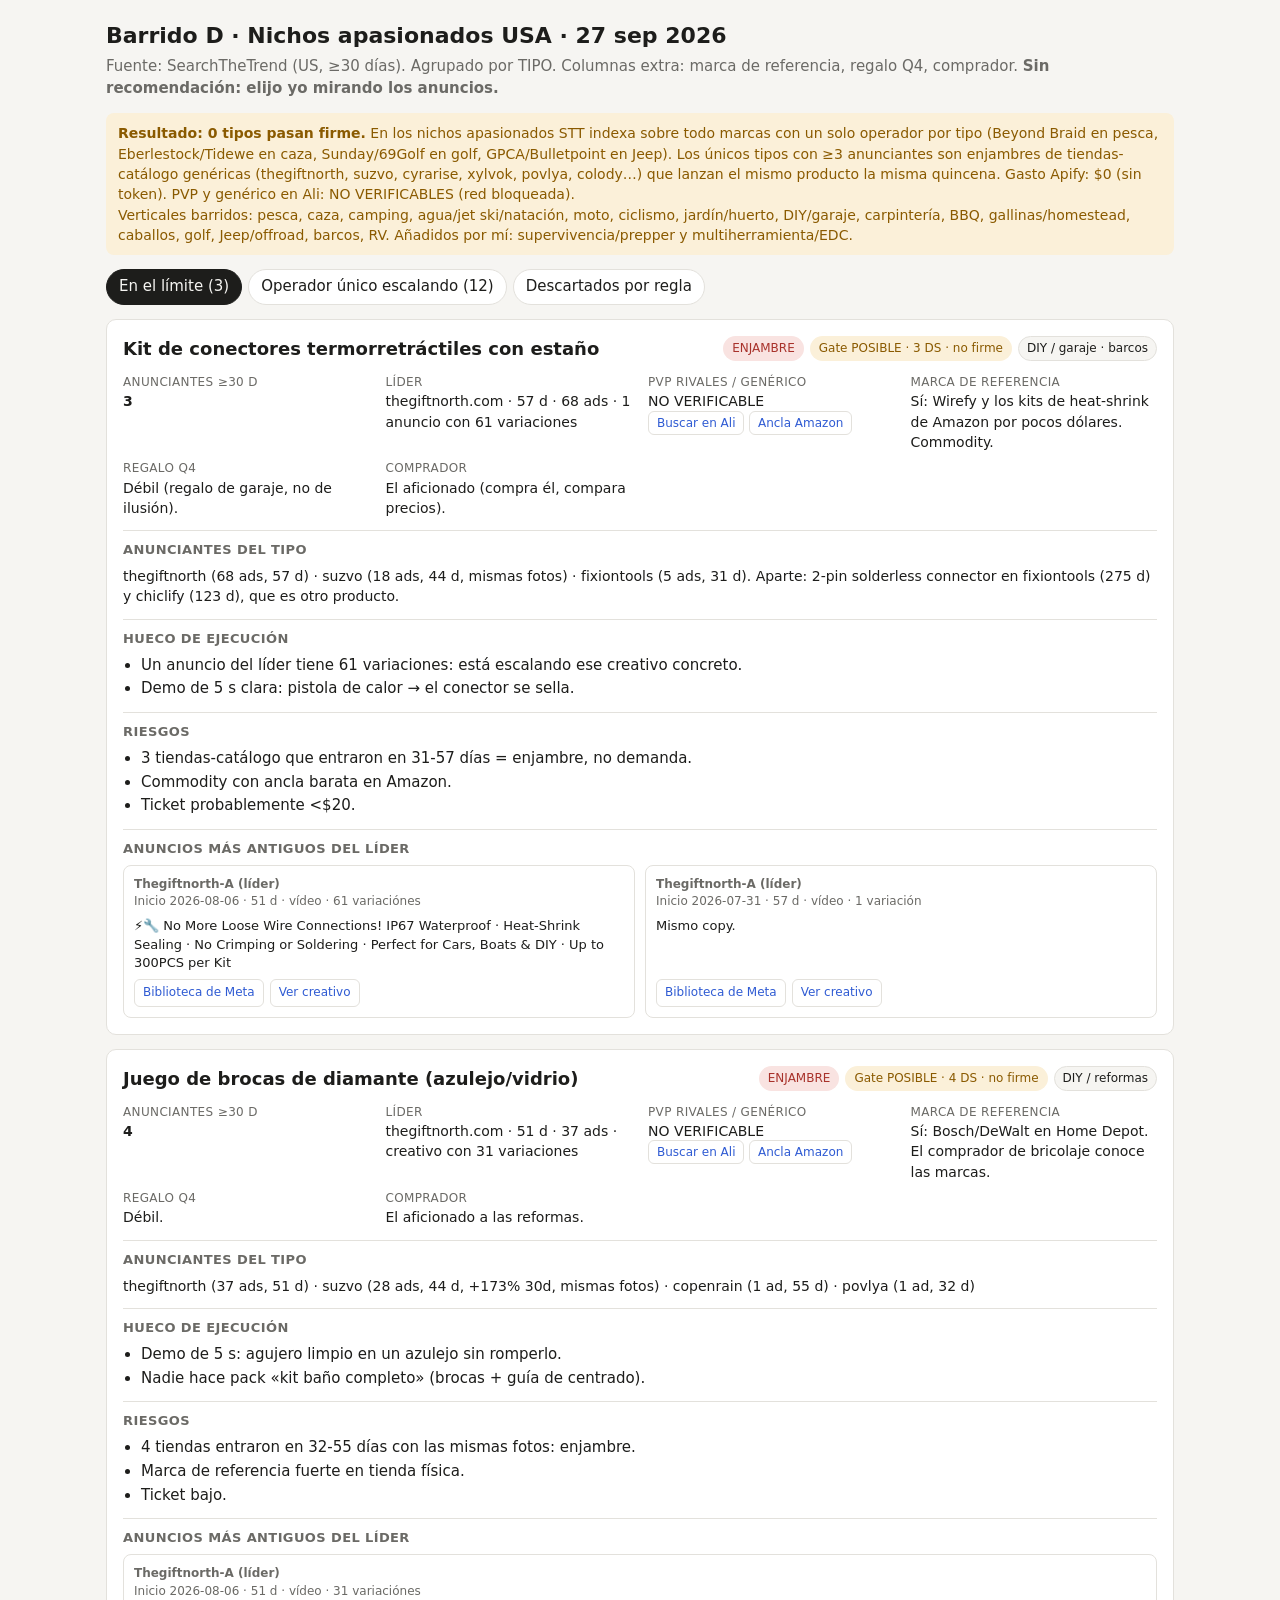
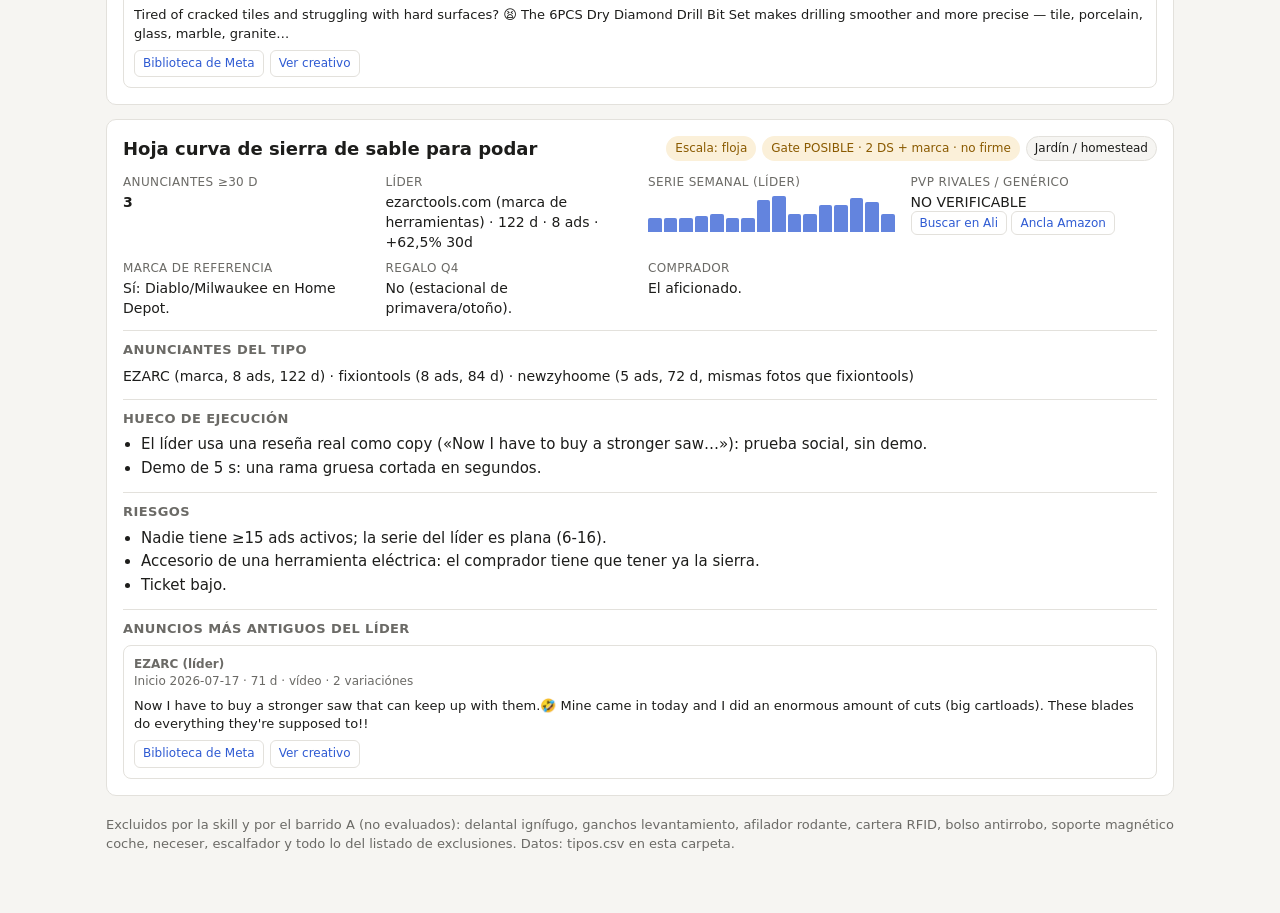
<file: barridos/2026-09-27-D/visor.html>
<!doctype html>
<html lang="es">
<head>
<meta charset="utf-8">
<meta name="viewport" content="width=device-width, initial-scale=1">
<title>Visor barrido D</title>
<style>
:root{--bg:#f6f5f2;--card:#fff;--ink:#1d1d1b;--mute:#6b6a66;--line:#e3e1dc;--ok:#1f7a4d;--okbg:#e4f3ea;--warn:#8a5a00;--warnbg:#fbf0d9;--bad:#a8322b;--badbg:#f9e3e1;--acc:#2f5bd3}
@media (prefers-color-scheme:dark){:root:not([data-theme="light"]){--bg:#151514;--card:#1f1f1d;--ink:#ecebe7;--mute:#a09e98;--line:#34332f;--ok:#6fd19c;--okbg:#17301f;--warn:#e7b85a;--warnbg:#33290f;--bad:#f08a82;--badbg:#3a1a18;--acc:#8aa8ff}}
:root[data-theme="dark"]{--bg:#151514;--card:#1f1f1d;--ink:#ecebe7;--mute:#a09e98;--line:#34332f;--ok:#6fd19c;--okbg:#17301f;--warn:#e7b85a;--warnbg:#33290f;--bad:#f08a82;--badbg:#3a1a18;--acc:#8aa8ff}
*{box-sizing:border-box}
body{margin:0;background:var(--bg);color:var(--ink);font:15px/1.45 system-ui,-apple-system,Segoe UI,Roboto,sans-serif}
.wrap{max-width:1100px;margin:0 auto;padding:20px 16px 60px}
h1{font-size:22px;margin:0 0 4px}
.sub{color:var(--mute);margin:0 0 14px}
.warnbox{background:var(--warnbg);color:var(--warn);border-radius:8px;padding:10px 12px;margin:0 0 14px;font-size:14px}
.bar{display:flex;flex-wrap:wrap;gap:8px;align-items:center;margin:0 0 16px}
.bar label{font-size:13px;color:var(--mute)}
select{background:var(--card);color:var(--ink);border:1px solid var(--line);border-radius:6px;padding:6px 8px;font:inherit}
.tabs{display:flex;gap:6px;margin:0 0 14px;flex-wrap:wrap}
.tab{border:1px solid var(--line);background:var(--card);color:var(--ink);padding:6px 12px;border-radius:999px;cursor:pointer;font:inherit}
.tab[aria-selected="true"]{background:var(--ink);color:var(--bg);border-color:var(--ink)}
.card{background:var(--card);border:1px solid var(--line);border-radius:10px;padding:16px;margin:0 0 14px}
.head{display:flex;justify-content:space-between;gap:10px;flex-wrap:wrap;align-items:flex-start}
.head h2{font-size:18px;margin:0}
.chips{display:flex;gap:6px;flex-wrap:wrap}
.chip{font-size:12px;padding:3px 8px;border-radius:999px;background:var(--bg);border:1px solid var(--line);white-space:nowrap}
.ok{background:var(--okbg);color:var(--ok);border-color:transparent}
.warn{background:var(--warnbg);color:var(--warn);border-color:transparent}
.bad{background:var(--badbg);color:var(--bad);border-color:transparent}
.grid{display:grid;grid-template-columns:repeat(auto-fit,minmax(200px,1fr));gap:8px 16px;margin:12px 0}
.k{font-size:12px;color:var(--mute);text-transform:uppercase;letter-spacing:.03em}
.v{font-size:14px}
.spark{display:flex;align-items:flex-end;gap:2px;height:36px;margin-top:4px}
.spark i{flex:1;background:var(--acc);opacity:.75;border-radius:2px 2px 0 0;min-height:2px}
.sec{border-top:1px solid var(--line);margin-top:12px;padding-top:10px}
.sec h3{font-size:13px;margin:0 0 6px;color:var(--mute);text-transform:uppercase;letter-spacing:.03em}
ul{margin:0;padding-left:18px}
li{margin:2px 0}
.ads{display:grid;grid-template-columns:repeat(auto-fit,minmax(240px,1fr));gap:10px}
.ad{border:1px solid var(--line);border-radius:8px;padding:10px;font-size:13px;display:flex;flex-direction:column;gap:6px}
.ad .meta{color:var(--mute);font-size:12px}
.ad p{margin:0;white-space:pre-line;max-height:8.5em;overflow:auto}
.btns{display:flex;gap:6px;flex-wrap:wrap;margin-top:auto}
a.btn{font-size:12px;text-decoration:none;color:var(--acc);border:1px solid var(--line);border-radius:6px;padding:4px 8px}
table{width:100%;border-collapse:collapse;font-size:14px}
th,td{text-align:left;padding:8px 6px;border-bottom:1px solid var(--line);vertical-align:top}
th{font-size:12px;color:var(--mute);text-transform:uppercase}
.tblwrap{overflow-x:auto}
footer{color:var(--mute);font-size:13px;margin-top:20px}
.hidden{display:none}
</style>
</head>
<body>
<div class="wrap">
<h1>Barrido D · Nichos apasionados USA · 27 sep 2026</h1>
<p class="sub">Fuente: SearchTheTrend (US, ≥30 días). Agrupado por TIPO. Columnas extra: marca de referencia, regalo Q4, comprador. <b>Sin recomendación: elijo yo mirando los anuncios.</b></p>
<div class="warnbox"><b>Resultado: 0 tipos pasan firme.</b> En los nichos apasionados STT indexa sobre todo marcas con un solo operador por tipo (Beyond Braid en pesca, Eberlestock/Tidewe en caza, Sunday/69Golf en golf, GPCA/Bulletpoint en Jeep). Los únicos tipos con ≥3 anunciantes son enjambres de tiendas-catálogo genéricas (thegiftnorth, suzvo, cyrarise, xylvok, povlya, colody…) que lanzan el mismo producto la misma quincena. Gasto Apify: $0 (sin token). PVP y genérico en Ali: NO VERIFICABLES (red bloqueada).<br>Verticales barridos: pesca, caza, camping, agua/jet ski/natación, moto, ciclismo, jardín/huerto, DIY/garaje, carpintería, BBQ, gallinas/homestead, caballos, golf, Jeep/offroad, barcos, RV. Añadidos por mí: supervivencia/prepper y multiherramienta/EDC.</div>

<div class="tabs" role="tablist">
  <button class="tab" role="tab" aria-selected="true" data-tab="limite">En el límite (3)</button>
  <button class="tab" role="tab" aria-selected="false" data-tab="vigilar">Operador único escalando (12)</button>
  <button class="tab" role="tab" aria-selected="false" data-tab="fuera">Descartados por regla</button>
</div>

<section id="limite"><div id="cards"></div></section>

<section id="vigilar" class="hidden">
<div class="card"><p class="sub" style="margin:0 0 10px">No validan escala (1-2 operadores). Según tu regla, el unicornio pierde por sistema. Los listo para vigilar: si en 3-4 semanas aparece un tercer anunciante con ≥30 días, pasa a candidato.</p>
<div class="tblwrap"><table><thead><tr><th>Vertical</th><th>Tipo</th><th>Operador(es)</th><th>Marca ref.</th><th>Regalo Q4</th><th>Comprador</th><th>Pega</th></tr></thead><tbody id="vgrows"></tbody></table></div></div>
</section>

<section id="fuera" class="hidden">
<div class="card tblwrap"><table><thead><tr><th>Tipo / grupo</th><th>Motivo</th></tr></thead><tbody id="fxrows"></tbody></table></div>
</section>

<footer>Excluidos por la skill y por el barrido A (no evaluados): delantal ignífugo, ganchos levantamiento, afilador rodante, cartera RFID, bolso antirrobo, soporte magnético coche, neceser, escalfador y todo lo del listado de exclusiones. Datos: tipos.csv en esta carpeta.</footer>
</div>
<script>
const LIB=id=>`https://www.facebook.com/ads/library/?id=${id}`;
const ALI=q=>`https://www.aliexpress.us/w/wholesale-${encodeURIComponent(q.replace(/ /g,'-'))}.html`;
const AMZ=q=>`https://www.amazon.com/s?k=${encodeURIComponent(q)}`;
const TIPOS=[
{tipo:"Kit de conectores termorretráctiles con estaño",en:"solder seal wire connector kit",vert:"DIY / garaje · barcos",anun:3,escala:["bad","ENJAMBRE"],gate:"POSIBLE · 3 DS",
 lider:"thegiftnorth.com · 57 d · 68 ads · 1 anuncio con 61 variaciones",serie:null,
 rivales:"thegiftnorth (68 ads, 57 d) · suzvo (18 ads, 44 d, mismas fotos) · fixiontools (5 ads, 31 d). Aparte: 2-pin solderless connector en fixiontools (275 d) y chiclify (123 d), que es otro producto.",
 marca:"Sí: Wirefy y los kits de heat-shrink de Amazon por pocos dólares. Commodity.",q4:"Débil (regalo de garaje, no de ilusión).",comp:"El aficionado (compra él, compara precios).",
 hueco:["Un anuncio del líder tiene 61 variaciones: está escalando ese creativo concreto.","Demo de 5 s clara: pistola de calor → el conector se sella."],
 riesgos:["3 tiendas-catálogo que entraron en 31-57 días = enjambre, no demanda.","Commodity con ancla barata en Amazon.","Ticket probablemente <$20."],
 ads:[{src:"Thegiftnorth-A (líder)",id:"2750125012036479",d:"2026-08-06",dias:51,fmt:"vídeo",v:61,txt:"⚡🔧 No More Loose Wire Connections! IP67 Waterproof · Heat-Shrink Sealing · No Crimping or Soldering · Perfect for Cars, Boats & DIY · Up to 300PCS per Kit",cr:"https://searchthetrend.b-cdn.net/last-day-49-off-300pcs-waterproof-solder-wire-connector-kit/2750125012036479-4c757f6cfcba4f7bb935e88afaf01f15/creative.mp4"},
      {src:"Thegiftnorth-A (líder)",id:"27398038289878618",d:"2026-07-31",dias:57,fmt:"vídeo",v:1,txt:"Mismo copy.",cr:"https://searchthetrend.b-cdn.net/last-day-49-off-300pcs-waterproof-solder-wire-connector-kit/27398038289878618-059243de25634498b02ac1856d2809ec/creative.mp4"}]},
{tipo:"Juego de brocas de diamante (azulejo/vidrio)",en:"diamond drill bit set tile",vert:"DIY / reformas",anun:4,escala:["bad","ENJAMBRE"],gate:"POSIBLE · 4 DS",
 lider:"thegiftnorth.com · 51 d · 37 ads · creativo con 31 variaciones",serie:null,
 rivales:"thegiftnorth (37 ads, 51 d) · suzvo (28 ads, 44 d, +173% 30d, mismas fotos) · copenrain (1 ad, 55 d) · povlya (1 ad, 32 d)",
 marca:"Sí: Bosch/DeWalt en Home Depot. El comprador de bricolaje conoce las marcas.",q4:"Débil.",comp:"El aficionado a las reformas.",
 hueco:["Demo de 5 s: agujero limpio en un azulejo sin romperlo.","Nadie hace pack «kit baño completo» (brocas + guía de centrado)."],
 riesgos:["4 tiendas entraron en 32-55 días con las mismas fotos: enjambre.","Marca de referencia fuerte en tienda física.","Ticket bajo."],
 ads:[{src:"Thegiftnorth-A (líder)",id:"1771696540949523",d:"2026-08-06",dias:51,fmt:"vídeo",v:31,txt:"Tired of cracked tiles and struggling with hard surfaces? 😫 The 6PCS Dry Diamond Drill Bit Set makes drilling smoother and more precise — tile, porcelain, glass, marble, granite…",cr:"https://searchthetrend.b-cdn.net/49-off-6pcs-dry-diamond-drill-bit-set-hex-shank-brazed-hole-saw-for-tile-glass-g/1771696540949523-81d2247aaeec43eca9f863ef406f9a41/creative.mp4"}]},
{tipo:"Hoja curva de sierra de sable para podar",en:"curved pruning reciprocating saw blade",vert:"Jardín / homestead",anun:3,escala:["warn","Escala: floja"],gate:"POSIBLE · 2 DS + marca",
 lider:"ezarctools.com (marca de herramientas) · 122 d · 8 ads · +62,5% 30d",serie:[6,6,6,7,8,6,6,14,16,8,8,12,12,15,13,8],
 rivales:"EZARC (marca, 8 ads, 122 d) · fixiontools (8 ads, 84 d) · newzyhoome (5 ads, 72 d, mismas fotos que fixiontools)",
 marca:"Sí: Diablo/Milwaukee en Home Depot.",q4:"No (estacional de primavera/otoño).",comp:"El aficionado.",
 hueco:["El líder usa una reseña real como copy («Now I have to buy a stronger saw…»): prueba social, sin demo.","Demo de 5 s: una rama gruesa cortada en segundos."],
 riesgos:["Nadie tiene ≥15 ads activos; la serie del líder es plana (6-16).","Accesorio de una herramienta eléctrica: el comprador tiene que tener ya la sierra.","Ticket bajo."],
 ads:[{src:"EZARC (líder)",id:"1028543972866961",d:"2026-07-17",dias:71,fmt:"vídeo",v:2,txt:"Now I have to buy a stronger saw that can keep up with them.🤣 Mine came in today and I did an enormous amount of cuts (big cartloads). These blades do everything they're supposed to!!",cr:"https://searchthetrend.b-cdn.net/tree-trimming-wood-cutting-procut-u-groove-arc-edge-pruning-reciprocating-saw-bl/1028543972866961/creative.mp4"}]}
];
const VIG=[
 ["Golf","Soporte de móvil para carrito de golf","tryhills.com · 409 ads · 204 d · +115% 30d","No clara","Sí","Pareja que regala","1 operador. Imán genérico en Ali; sin validar ticket."],
 ["Golf","Sello personalizado para bolas","doyobest.com · 194 ads · 208 d · +40% (+ bakven, 3 ads)","No","Sí","Pareja","Personalización = operación POD, no Ali."],
 ["Golf","Guante SureGrip","holengolf.com (228 ads, 258 d) + divotsgolfco (59 ads, 329 d)","No","Sí","Aficionado","2 operadores y tiene TALLAS → fuera por regla."],
 ["Caza","Correa de rifle «Stalker Sling»","hellomaterials.com · 148 ads · 59 d · +325%","No","Sí","Pareja / aficionado","1 operador. Rifle en el creativo: riesgo de rechazo del anuncio en Meta."],
 ["Jardín / homestead","Mango auxiliar para desbrozadora (Yeoman)","fieldandharvestco.com · 432 ads · 87 d","No","Débil","Aficionado","1 operador escalando fuerte. Vigilar si entran copias."],
 ["Pesca","Funda protectora de señuelos (LureShield)","rodarmour.com · 71 ads · 554 d","Rod Armour (es él mismo)","Sí","Pareja","1 operador con 18 meses: marca asentada."],
 ["Prepper","Bóveda de semillas de supervivencia","tryrivanta.com (468 ads, 48 d, +446%) + gardenspulse (162 ads, 53 d)","No","Sí","Aficionado","2 operadores. Importar semillas a EE. UU. está regulado (USDA/APHIS): no se puede hacer dropshipping desde China sin permiso. Verificar antes de nada."],
 ["Moto","Soporte de cámara para casco / manillar","chinmounts.com (904 ads, 47 d) + motoradds (56 ads, 171 d)","GoPro (accesorios oficiales)","Sí","Aficionado","2 operadores; depende de que el comprador tenga cámara."],
 ["Moto","Funda de moto (RideProof)","rideproofco.com · 63 ads · 45 d · +336%","No","Débil","Aficionado","1 operador; tallas por tamaño de moto."],
 ["Caballos","Soporte de pierna HaloLegs","horsehalo.co · 257 ads · 274 d · +54%","No","Sí","Aficionada","1 operador; roza claim veterinario (terapia)."],
 ["BBQ","Kit iniciación BBQ (Drip EZ)","bbqdripez.com · 21 ads · 82 d · +750%","Drip EZ (marca propia)","Sí","Pareja","1 operador, marca propia."],
 ["Pesca","Gafas polarizadas de pesca","grizzlyfishing.com · 64 ads · 420 d","Costa / Oakley","Sí","Pareja","1 operador; marca de referencia fuerte."]
];
const FUERA=[
 ["Recortador de grasa (BBQ)","Enjambre: 5 tiendas en 34-41 días, máximo 7 ads. Sin escala."],
 ["Nivel lector de green (golf)","Enjambre: 3 tiendas en 72-73 días, máximo 13 ads. Sin escala."],
 ["Delantal «hairy body» BBQ","Enjambre POD + delantal ya excluido."],
 ["Suplementos para gallinas (Roostys, 1.416 ads)","Ingerible → regla."],
 ["E-bikes, trikes, compresores, power stations, luces de cultivo, tijeras de podar eléctricas, frontales, visión nocturna, masajeador de caballos","Electrónica → regla."],
 ["Puestos de caza, vadeadores, mochilas Eberlestock, bolsas Sunday Golf, palos 69Golf, bedrolls","Ticket >$40 y/o tallas."],
 ["Pantalones y vaqueros de moto (Rippl, Ekon, 462 ads)","Tallas."],
 ["Accesorios Jeep (GPCA, Bulletpoint, Tackform)","1 operador por tipo; específicos por modelo (demasiados SKUs)."],
 ["Pesca Beyond Braid (alicates, spooler, bolsas)","Marca multiproducto: 1 operador por tipo."],
 ["Guantes de pesca/sol (Fish Monkey)","Tallas + 1 operador."],
 ["Señuelos segmentados / S-action / avispa biónica","2 tiendas-catálogo por señuelo, ≤4 ads. Sin escala."],
 ["Herramienta de escardar FarmFlex","2 tiendas (cozyhoome, shopellox), ≤4 ads."],
 ["Anillo magnético para brocas","2 tiendas (fixiontools, chiclify)."]
];
function spark(s){const m=Math.max(...s);return `<div class="spark" title="${s.join(' · ')}">${s.map(x=>`<i style="height:${Math.max(4,x/m*100)}%"></i>`).join('')}</div>`}
function esc(t){return t.replace(/[&<>]/g,c=>({'&':'&amp;','<':'&lt;','>':'&gt;'}[c]))}
document.getElementById('cards').innerHTML=TIPOS.map(t=>`<article class="card">
 <div class="head"><h2>${t.tipo}</h2><div class="chips"><span class="chip ${t.escala[0]}">${t.escala[1]}</span><span class="chip warn">Gate ${t.gate} · no firme</span><span class="chip">${t.vert}</span></div></div>
 <div class="grid">
  <div><div class="k">Anunciantes ≥30 d</div><div class="v"><b>${t.anun}</b></div></div>
  <div><div class="k">Líder</div><div class="v">${t.lider}</div></div>
  ${t.serie?`<div><div class="k">Serie semanal (líder)</div>${spark(t.serie)}</div>`:''}
  <div><div class="k">PVP rivales / genérico</div><div class="v">NO VERIFICABLE<br><a class="btn" target="_blank" rel="noopener" href="${ALI(t.en)}">Buscar en Ali</a> <a class="btn" target="_blank" rel="noopener" href="${AMZ(t.en)}">Ancla Amazon</a></div></div>
  <div><div class="k">Marca de referencia</div><div class="v">${t.marca}</div></div>
  <div><div class="k">Regalo Q4</div><div class="v">${t.q4}</div></div>
  <div><div class="k">Comprador</div><div class="v">${t.comp}</div></div>
 </div>
 <div class="sec"><h3>Anunciantes del tipo</h3><div class="v">${t.rivales}</div></div>
 <div class="sec"><h3>Hueco de ejecución</h3><ul>${t.hueco.map(h=>`<li>${h}</li>`).join('')}</ul></div>
 <div class="sec"><h3>Riesgos</h3><ul>${t.riesgos.map(h=>`<li>${h}</li>`).join('')}</ul></div>
 <div class="sec"><h3>Anuncios más antiguos del líder</h3><div class="ads">${t.ads.map(a=>`<div class="ad"><div class="meta"><b>${a.src}</b><br>Inicio ${a.d} · ${a.dias} d · ${a.fmt} · ${a.v} variación${a.v>1?'es':''}</div><p>${esc(a.txt)}</p><div class="btns"><a class="btn" target="_blank" rel="noopener" href="${LIB(a.id)}">Biblioteca de Meta</a><a class="btn" target="_blank" rel="noopener" href="${a.cr}">Ver creativo</a></div></div>`).join('')}</div></div>
</article>`).join('');
document.getElementById('vgrows').innerHTML=VIG.map(r=>`<tr>${r.map(c=>`<td>${c}</td>`).join('')}</tr>`).join('');
document.getElementById('fxrows').innerHTML=FUERA.map(r=>`<tr>${r.map(c=>`<td>${c}</td>`).join('')}</tr>`).join('');
document.querySelectorAll('.tab').forEach(b=>b.addEventListener('click',()=>{
 document.querySelectorAll('.tab').forEach(x=>x.setAttribute('aria-selected',x===b));
 ['limite','vigilar','fuera'].forEach(id=>document.getElementById(id).classList.toggle('hidden',b.dataset.tab!==id));
}));
</script>
</body>
</html>
</file>
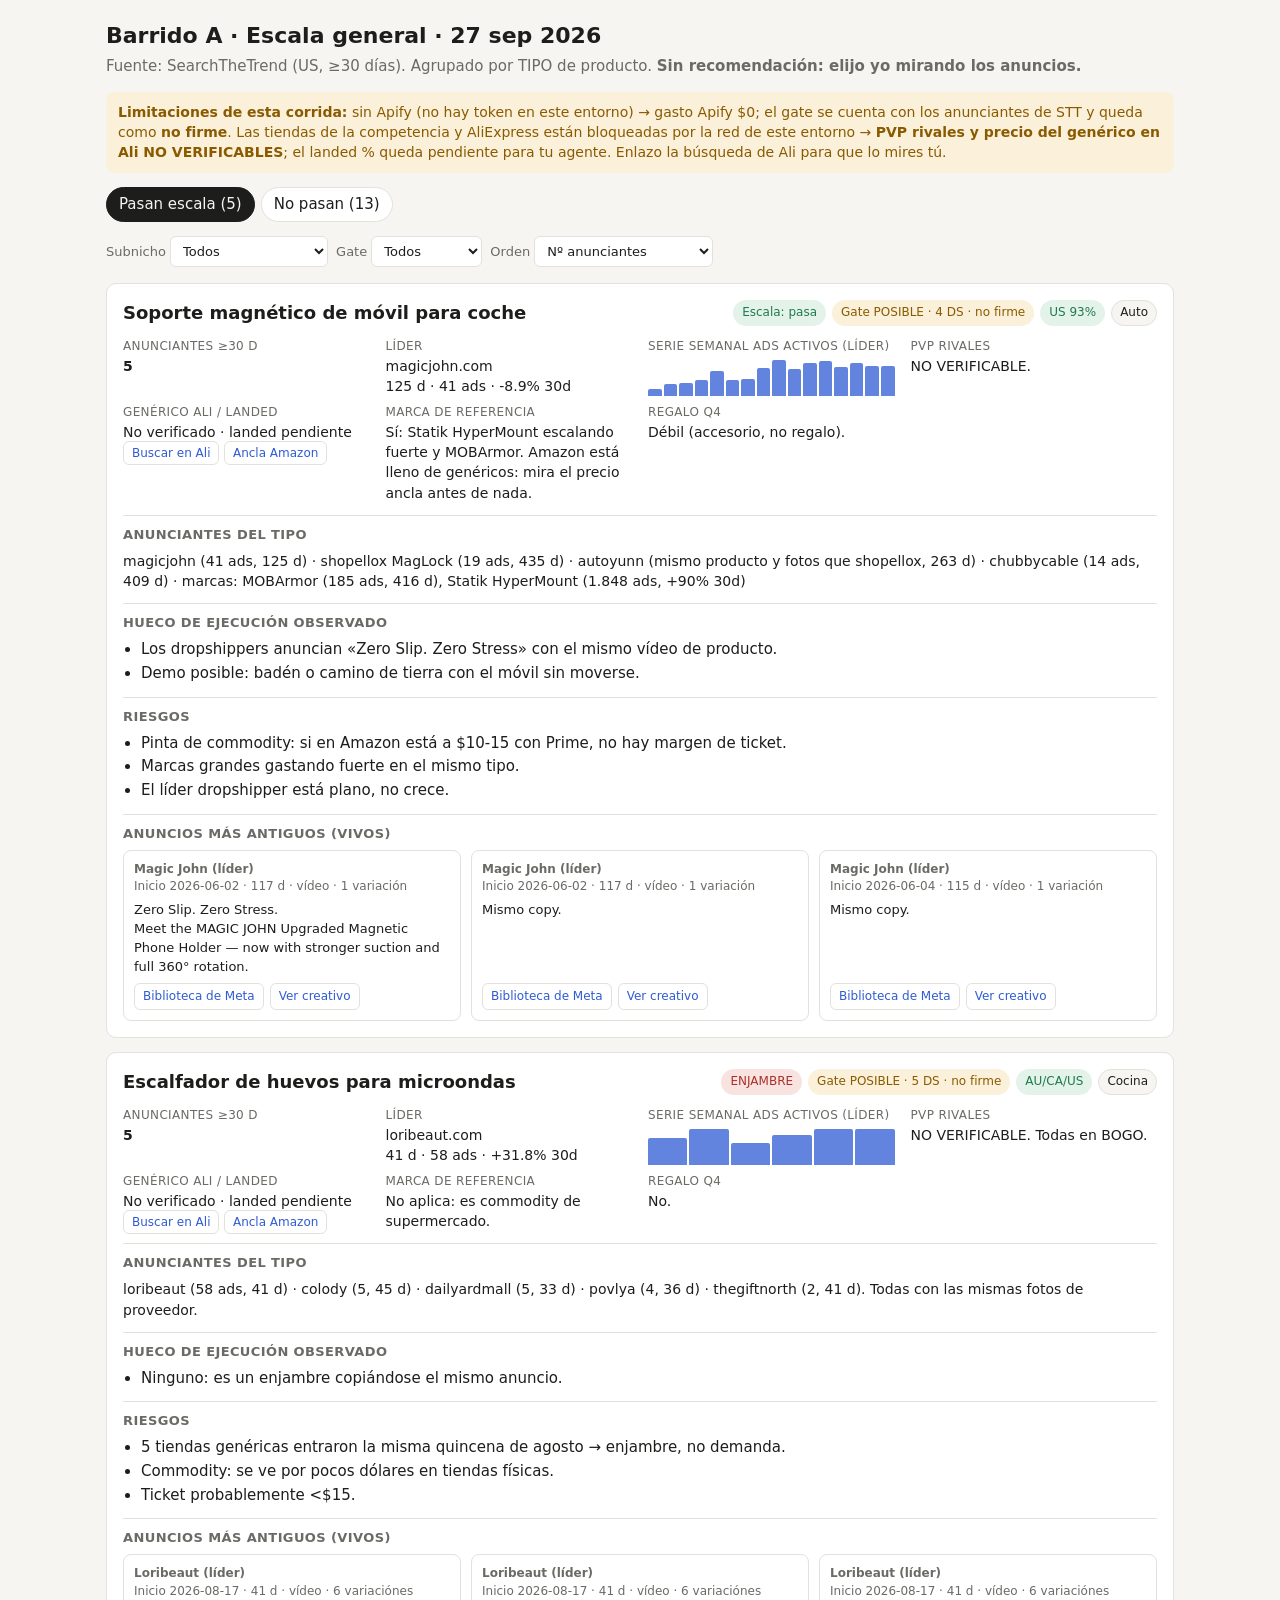
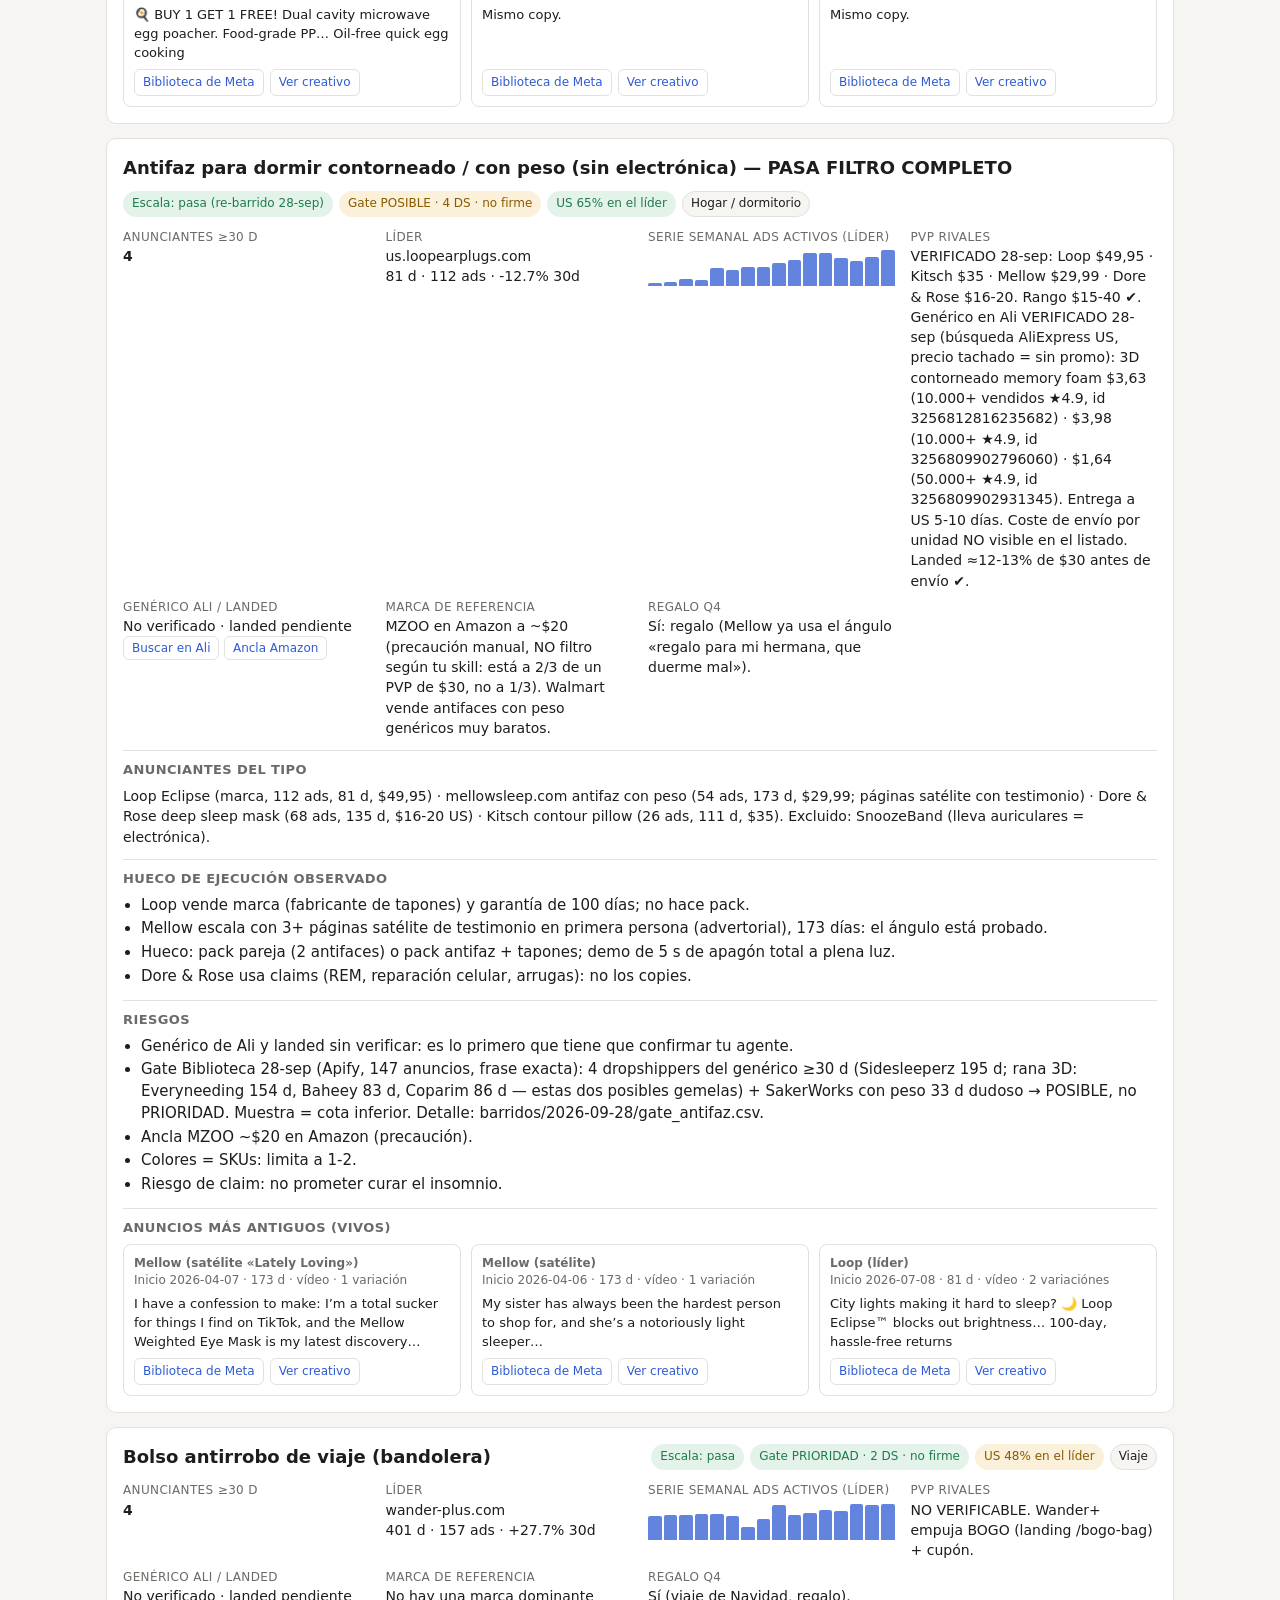
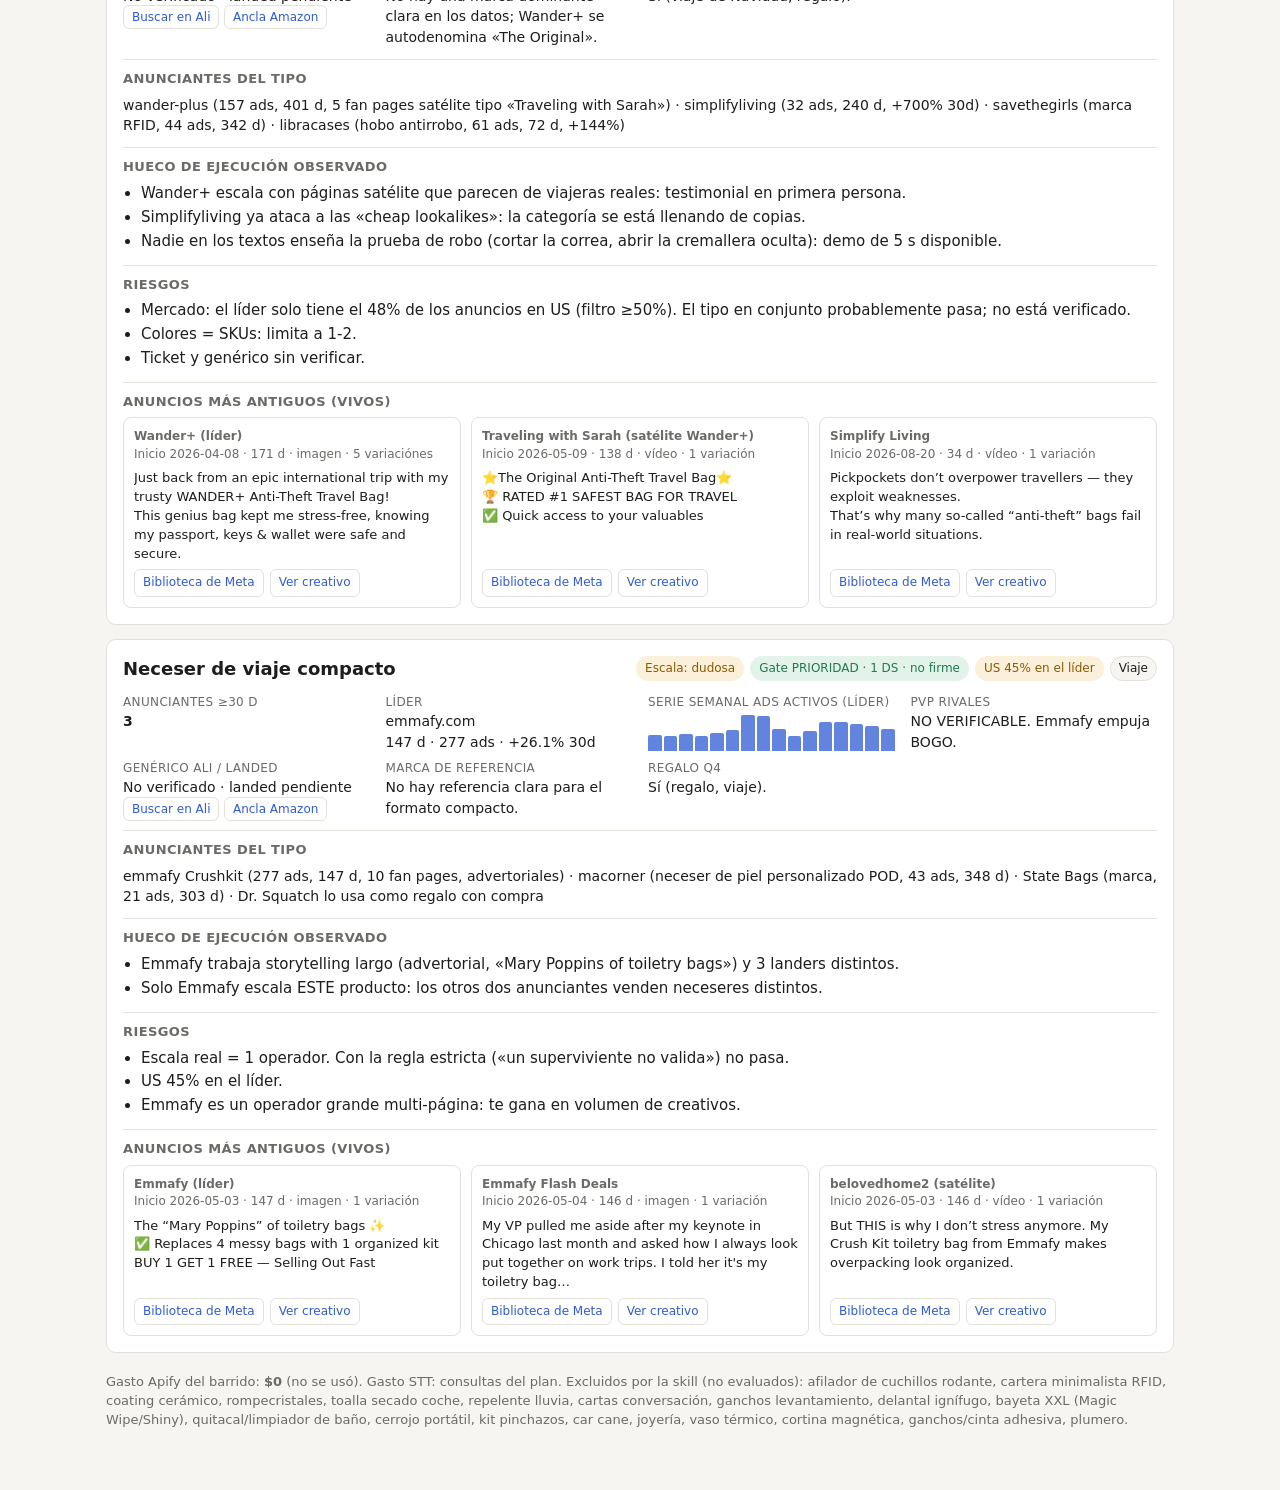
<file: barridos/2026-09-27/visor.html>
<!doctype html>
<html lang="es">
<head>
<meta charset="utf-8">
<meta name="viewport" content="width=device-width, initial-scale=1">
<title>Visor barrido A</title>
<style>
:root{--bg:#f6f5f2;--card:#fff;--ink:#1d1d1b;--mute:#6b6a66;--line:#e3e1dc;--ok:#1f7a4d;--okbg:#e4f3ea;--warn:#8a5a00;--warnbg:#fbf0d9;--bad:#a8322b;--badbg:#f9e3e1;--acc:#2f5bd3}
@media (prefers-color-scheme:dark){:root:not([data-theme="light"]){--bg:#151514;--card:#1f1f1d;--ink:#ecebe7;--mute:#a09e98;--line:#34332f;--ok:#6fd19c;--okbg:#17301f;--warn:#e7b85a;--warnbg:#33290f;--bad:#f08a82;--badbg:#3a1a18;--acc:#8aa8ff}}
:root[data-theme="dark"]{--bg:#151514;--card:#1f1f1d;--ink:#ecebe7;--mute:#a09e98;--line:#34332f;--ok:#6fd19c;--okbg:#17301f;--warn:#e7b85a;--warnbg:#33290f;--bad:#f08a82;--badbg:#3a1a18;--acc:#8aa8ff}
*{box-sizing:border-box}
body{margin:0;background:var(--bg);color:var(--ink);font:15px/1.45 system-ui,-apple-system,Segoe UI,Roboto,sans-serif}
.wrap{max-width:1100px;margin:0 auto;padding:20px 16px 60px}
h1{font-size:22px;margin:0 0 4px}
.sub{color:var(--mute);margin:0 0 14px}
.warnbox{background:var(--warnbg);color:var(--warn);border-radius:8px;padding:10px 12px;margin:0 0 14px;font-size:14px}
.bar{display:flex;flex-wrap:wrap;gap:8px;align-items:center;margin:0 0 16px}
.bar label{font-size:13px;color:var(--mute)}
select{background:var(--card);color:var(--ink);border:1px solid var(--line);border-radius:6px;padding:6px 8px;font:inherit}
.tabs{display:flex;gap:6px;margin:0 0 14px;flex-wrap:wrap}
.tab{border:1px solid var(--line);background:var(--card);color:var(--ink);padding:6px 12px;border-radius:999px;cursor:pointer;font:inherit}
.tab[aria-selected="true"]{background:var(--ink);color:var(--bg);border-color:var(--ink)}
.card{background:var(--card);border:1px solid var(--line);border-radius:10px;padding:16px;margin:0 0 14px}
.head{display:flex;justify-content:space-between;gap:10px;flex-wrap:wrap;align-items:flex-start}
.head h2{font-size:18px;margin:0}
.chips{display:flex;gap:6px;flex-wrap:wrap}
.chip{font-size:12px;padding:3px 8px;border-radius:999px;background:var(--bg);border:1px solid var(--line);white-space:nowrap}
.ok{background:var(--okbg);color:var(--ok);border-color:transparent}
.warn{background:var(--warnbg);color:var(--warn);border-color:transparent}
.bad{background:var(--badbg);color:var(--bad);border-color:transparent}
.grid{display:grid;grid-template-columns:repeat(auto-fit,minmax(200px,1fr));gap:8px 16px;margin:12px 0}
.k{font-size:12px;color:var(--mute);text-transform:uppercase;letter-spacing:.03em}
.v{font-size:14px}
.spark{display:flex;align-items:flex-end;gap:2px;height:36px;margin-top:4px}
.spark i{flex:1;background:var(--acc);opacity:.75;border-radius:2px 2px 0 0;min-height:2px}
.sec{border-top:1px solid var(--line);margin-top:12px;padding-top:10px}
.sec h3{font-size:13px;margin:0 0 6px;color:var(--mute);text-transform:uppercase;letter-spacing:.03em}
ul{margin:0;padding-left:18px}
li{margin:2px 0}
.ads{display:grid;grid-template-columns:repeat(auto-fit,minmax(240px,1fr));gap:10px}
.ad{border:1px solid var(--line);border-radius:8px;padding:10px;font-size:13px;display:flex;flex-direction:column;gap:6px}
.ad .meta{color:var(--mute);font-size:12px}
.ad p{margin:0;white-space:pre-line;max-height:8.5em;overflow:auto}
.btns{display:flex;gap:6px;flex-wrap:wrap;margin-top:auto}
a.btn{font-size:12px;text-decoration:none;color:var(--acc);border:1px solid var(--line);border-radius:6px;padding:4px 8px}
table{width:100%;border-collapse:collapse;font-size:14px}
th,td{text-align:left;padding:8px 6px;border-bottom:1px solid var(--line);vertical-align:top}
th{font-size:12px;color:var(--mute);text-transform:uppercase}
.tblwrap{overflow-x:auto}
footer{color:var(--mute);font-size:13px;margin-top:20px}
.hidden{display:none}
</style>
</head>
<body>
<div class="wrap">
<h1>Barrido A · Escala general · 27 sep 2026</h1>
<p class="sub">Fuente: SearchTheTrend (US, ≥30 días). Agrupado por TIPO de producto. <b>Sin recomendación: elijo yo mirando los anuncios.</b></p>
<div class="warnbox"><b>Limitaciones de esta corrida:</b> sin Apify (no hay token en este entorno) → gasto Apify $0; el gate se cuenta con los anunciantes de STT y queda como <b>no firme</b>. Las tiendas de la competencia y AliExpress están bloqueadas por la red de este entorno → <b>PVP rivales y precio del genérico en Ali NO VERIFICABLES</b>; el landed % queda pendiente para tu agente. Enlazo la búsqueda de Ali para que lo mires tú.</div>

<div class="tabs" role="tablist">
  <button class="tab" role="tab" aria-selected="true" data-tab="pasan">Pasan escala (5)</button>
  <button class="tab" role="tab" aria-selected="false" data-tab="nopasan">No pasan (13)</button>
</div>

<section id="pasan">
<div class="bar">
  <label>Subnicho <select id="fSub"><option value="">Todos</option></select></label>
  <label>Gate <select id="fGate"><option value="">Todos</option><option>PRIORIDAD</option><option>POSIBLE</option></select></label>
  <label>Orden <select id="fOrd"><option value="anun">Nº anunciantes</option><option value="crec">Crecimiento 30d líder</option><option value="dias">Días del líder</option></select></label>
</div>
<div id="cards"></div>
</section>

<section id="nopasan" class="hidden">
<div class="card tblwrap">
<table>
<thead><tr><th>Tipo</th><th>Operadores ≥30 d</th><th>Mayor anunciante</th><th>Motivo</th></tr></thead>
<tbody id="nprows"></tbody>
</table>
</div>
</section>

<footer>Gasto Apify del barrido: <b>$0</b> (no se usó). Gasto STT: consultas del plan. Excluidos por la skill (no evaluados): afilador de cuchillos rodante, cartera minimalista RFID, coating cerámico, rompecristales, toalla secado coche, repelente lluvia, cartas conversación, ganchos levantamiento, delantal ignífugo, bayeta XXL (Magic Wipe/Shiny), quitacal/limpiador de baño, cerrojo portátil, kit pinchazos, car cane, joyería, vaso térmico, cortina magnética, ganchos/cinta adhesiva, plumero.</footer>
</div>

<script>
const LIB = id => `https://www.facebook.com/ads/library/?id=${id}`;
const ALI = q => `https://www.aliexpress.us/w/wholesale-${encodeURIComponent(q.replace(/ /g,'-'))}.html`;
const AMZ = q => `https://www.amazon.com/s?k=${encodeURIComponent(q)}`;

const TIPOS = [
{
 tipo:"Antifaz para dormir contorneado / con peso (sin electrónica) — PASA FILTRO COMPLETO", en:"3d contoured sleep mask", sub:"Hogar / dormitorio", anun:4,
 escala:["ok","Escala: pasa (re-barrido 28-sep)"], gate:"POSIBLE", gateN:4, mercado:["ok","US 65% en el líder"],
 lider:{dom:"us.loopearplugs.com", dias:81, ads:112, g30:-12.7, serie:[10,11,21,17,57,50,58,59,70,82,102,101,88,78,89,112]},
 rivales:"Loop Eclipse (marca, 112 ads, 81 d, $49,95) · mellowsleep.com antifaz con peso (54 ads, 173 d, $29,99; páginas satélite con testimonio) · Dore & Rose deep sleep mask (68 ads, 135 d, $16-20 US) · Kitsch contour pillow (26 ads, 111 d, $35). Excluido: SnoozeBand (lleva auriculares = electrónica).",
 pvp:"VERIFICADO 28-sep: Loop $49,95 · Kitsch $35 · Mellow $29,99 · Dore & Rose $16-20. Rango $15-40 ✔. Genérico en Ali VERIFICADO 28-sep (búsqueda AliExpress US, precio tachado = sin promo): 3D contorneado memory foam $3,63 (10.000+ vendidos ★4.9, id 3256812816235682) · $3,98 (10.000+ ★4.9, id 3256809902796060) · $1,64 (50.000+ ★4.9, id 3256809902931345). Entrega a US 5-10 días. Coste de envío por unidad NO visible en el listado. Landed ≈12-13% de $30 antes de envío ✔.",
 marca:"MZOO en Amazon a ~$20 (precaución manual, NO filtro según tu skill: está a 2/3 de un PVP de $30, no a 1/3). Walmart vende antifaces con peso genéricos muy baratos.",
 q4:"Sí: regalo (Mellow ya usa el ángulo «regalo para mi hermana, que duerme mal»).",
 hueco:["Loop vende marca (fabricante de tapones) y garantía de 100 días; no hace pack.","Mellow escala con 3+ páginas satélite de testimonio en primera persona (advertorial), 173 días: el ángulo está probado.","Hueco: pack pareja (2 antifaces) o pack antifaz + tapones; demo de 5 s de apagón total a plena luz.","Dore & Rose usa claims (REM, reparación celular, arrugas): no los copies."],
 riesgos:["Genérico de Ali y landed sin verificar: es lo primero que tiene que confirmar tu agente.","Gate Biblioteca 28-sep (Apify, 147 anuncios, frase exacta): 4 dropshippers del genérico ≥30 d (Sidesleeperz 195 d; rana 3D: Everyneeding 154 d, Baheey 83 d, Coparim 86 d — estas dos posibles gemelas) + SakerWorks con peso 33 d dudoso → POSIBLE, no PRIORIDAD. Muestra = cota inferior. Detalle: barridos/2026-09-28/gate_antifaz.csv.","Ancla MZOO ~$20 en Amazon (precaución).","Colores = SKUs: limita a 1-2.","Riesgo de claim: no prometer curar el insomnio."],
 ads:[
  {src:"Mellow (satélite «Lately Loving»)", id:"3850741375220822", d:"2026-04-07", dias:173, fmt:"vídeo", var:1, txt:"I have a confession to make: I’m a total sucker for things I find on TikTok, and the Mellow Weighted Eye Mask is my latest discovery…", cr:"https://searchthetrend.b-cdn.net/weighted-eye-mask/3850741375220822/creative.mp4"},
  {src:"Mellow (satélite)", id:"1612515563364265", d:"2026-04-06", dias:173, fmt:"vídeo", var:1, txt:"My sister has always been the hardest person to shop for, and she’s a notoriously light sleeper…", cr:"https://searchthetrend.b-cdn.net/weighted-eye-mask/1612515563364265/creative.mp4"},
  {src:"Loop (líder)", id:"1346948563694111", d:"2026-07-08", dias:81, fmt:"vídeo", var:2, txt:"City lights making it hard to sleep? 🌙 Loop Eclipse™ blocks out brightness… 100-day, hassle-free returns", cr:"https://searchthetrend.b-cdn.net/loop-eclipse/1346948563694111/card-0.mp4"}
 ]
},
{
 tipo:"Bolso antirrobo de viaje (bandolera)", en:"anti theft crossbody travel bag", sub:"Viaje", anun:4,
 escala:["ok","Escala: pasa"], gate:"PRIORIDAD", gateN:2, mercado:["warn","US 48% en el líder"],
 lider:{dom:"wander-plus.com", dias:401, ads:157, g30:27.7, serie:[104,107,107,113,114,104,57,91,150,110,119,128,125,157,152,157]},
 rivales:"wander-plus (157 ads, 401 d, 5 fan pages satélite tipo «Traveling with Sarah») · simplifyliving (32 ads, 240 d, +700% 30d) · savethegirls (marca RFID, 44 ads, 342 d) · libracases (hobo antirrobo, 61 ads, 72 d, +144%)",
 pvp:"NO VERIFICABLE. Wander+ empuja BOGO (landing /bogo-bag) + cupón.",
 marca:"No hay una marca dominante clara en los datos; Wander+ se autodenomina «The Original».",
 q4:"Sí (viaje de Navidad, regalo).",
 hueco:["Wander+ escala con páginas satélite que parecen de viajeras reales: testimonial en primera persona.","Simplifyliving ya ataca a las «cheap lookalikes»: la categoría se está llenando de copias.","Nadie en los textos enseña la prueba de robo (cortar la correa, abrir la cremallera oculta): demo de 5 s disponible."],
 riesgos:["Mercado: el líder solo tiene el 48% de los anuncios en US (filtro ≥50%). El tipo en conjunto probablemente pasa; no está verificado.","Colores = SKUs: limita a 1-2.","Ticket y genérico sin verificar."],
 ads:[
  {src:"Wander+ (líder)", id:"2822928658045312", d:"2026-04-08", dias:171, fmt:"imagen", var:5, txt:"Just back from an epic international trip with my trusty WANDER+ Anti-Theft Travel Bag!\nThis genius bag kept me stress-free, knowing my passport, keys & wallet were safe and secure.", cr:"https://searchthetrend.b-cdn.net/wander-anti-theft-travel-bag/2822928658045312/creative.jpg"},
  {src:"Traveling with Sarah (satélite Wander+)", id:"848012758353281", d:"2026-05-09", dias:138, fmt:"vídeo", var:1, txt:"⭐The Original Anti-Theft Travel Bag⭐\n🏆 RATED #1 SAFEST BAG FOR TRAVEL\n✅ Quick access to your valuables", cr:"https://searchthetrend.b-cdn.net/the-original-wander-anti-theft-travel-bag/848012758353281-3433cca8abb946d9bbb88584e5e1b293/creative.mp4"},
  {src:"Simplify Living", id:"2489891498186605", d:"2026-08-20", dias:34, fmt:"vídeo", var:1, txt:"Pickpockets don’t overpower travellers — they exploit weaknesses.\nThat’s why many so-called “anti-theft” bags fail in real-world situations.", cr:"https://searchthetrend.b-cdn.net/anti-theft-crossbody-bag/2489891498186605/creative.mp4"}
 ]
},
{
 tipo:"Soporte magnético de móvil para coche", en:"magnetic car phone holder", sub:"Auto", anun:5,
 escala:["ok","Escala: pasa"], gate:"POSIBLE", gateN:4, mercado:["ok","US 93%"],
 lider:{dom:"magicjohn.com", dias:125, ads:41, g30:-8.9, serie:[9,16,18,21,34,22,23,38,49,36,45,47,39,44,41,41]},
 rivales:"magicjohn (41 ads, 125 d) · shopellox MagLock (19 ads, 435 d) · autoyunn (mismo producto y fotos que shopellox, 263 d) · chubbycable (14 ads, 409 d) · marcas: MOBArmor (185 ads, 416 d), Statik HyperMount (1.848 ads, +90% 30d)",
 pvp:"NO VERIFICABLE.",
 marca:"Sí: Statik HyperMount escalando fuerte y MOBArmor. Amazon está lleno de genéricos: mira el precio ancla antes de nada.",
 q4:"Débil (accesorio, no regalo).",
 hueco:["Los dropshippers anuncian «Zero Slip. Zero Stress» con el mismo vídeo de producto.","Demo posible: badén o camino de tierra con el móvil sin moverse."],
 riesgos:["Pinta de commodity: si en Amazon está a $10-15 con Prime, no hay margen de ticket.","Marcas grandes gastando fuerte en el mismo tipo.","El líder dropshipper está plano, no crece."],
 ads:[
  {src:"Magic John (líder)", id:"1439574771303764", d:"2026-06-02", dias:117, fmt:"vídeo", var:1, txt:"Zero Slip. Zero Stress.\nMeet the MAGIC JOHN Upgraded Magnetic Phone Holder — now with stronger suction and full 360° rotation.", cr:"https://searchthetrend.b-cdn.net/360-clip-on-magnetic-car-holder/1439574771303764/creative.mp4"},
  {src:"Magic John (líder)", id:"3414395542065089", d:"2026-06-02", dias:117, fmt:"vídeo", var:1, txt:"Mismo copy.", cr:"https://searchthetrend.b-cdn.net/360-clip-on-magnetic-car-holder/3414395542065089/creative.mp4"},
  {src:"Magic John (líder)", id:"1363364952321970", d:"2026-06-04", dias:115, fmt:"vídeo", var:1, txt:"Mismo copy.", cr:"https://searchthetrend.b-cdn.net/360-clip-on-magnetic-car-holder/1363364952321970/creative.mp4"}
 ]
},
{
 tipo:"Neceser de viaje compacto", en:"compact travel toiletry bag", sub:"Viaje", anun:3,
 escala:["warn","Escala: dudosa"], gate:"PRIORIDAD", gateN:1, mercado:["warn","US 45% en el líder"],
 lider:{dom:"emmafy.com", dias:147, ads:277, g30:26.1, serie:[199,189,211,195,227,259,444,433,278,188,245,363,368,334,309,277]},
 rivales:"emmafy Crushkit (277 ads, 147 d, 10 fan pages, advertoriales) · macorner (neceser de piel personalizado POD, 43 ads, 348 d) · State Bags (marca, 21 ads, 303 d) · Dr. Squatch lo usa como regalo con compra",
 pvp:"NO VERIFICABLE. Emmafy empuja BOGO.",
 marca:"No hay referencia clara para el formato compacto.",
 q4:"Sí (regalo, viaje).",
 hueco:["Emmafy trabaja storytelling largo (advertorial, «Mary Poppins of toiletry bags») y 3 landers distintos.","Solo Emmafy escala ESTE producto: los otros dos anunciantes venden neceseres distintos."],
 riesgos:["Escala real = 1 operador. Con la regla estricta («un superviviente no valida») no pasa.","US 45% en el líder.","Emmafy es un operador grande multi-página: te gana en volumen de creativos."],
 ads:[
  {src:"Emmafy (líder)", id:"4345471765768820", d:"2026-05-03", dias:147, fmt:"imagen", var:1, txt:"The “Mary Poppins” of toiletry bags ✨\n✅ Replaces 4 messy bags with 1 organized kit\nBUY 1 GET 1 FREE — Selling Out Fast", cr:"https://searchthetrend.b-cdn.net/crushkit-travel-toiletry-bag/4345471765768820/creative.jpg"},
  {src:"Emmafy Flash Deals", id:"1629509371665487", d:"2026-05-04", dias:146, fmt:"imagen", var:1, txt:"My VP pulled me aside after my keynote in Chicago last month and asked how I always look put together on work trips. I told her it's my toiletry bag…", cr:"https://searchthetrend.b-cdn.net/crushkit-travel-toiletry-bag/1629509371665487/creative.jpg"},
  {src:"belovedhome2 (satélite)", id:"2006100440029124", d:"2026-05-03", dias:146, fmt:"vídeo", var:1, txt:"But THIS is why I don’t stress anymore. My Crush Kit toiletry bag from Emmafy makes overpacking look organized.", cr:"https://searchthetrend.b-cdn.net/crushkit-travel-toiletry-bag/2006100440029124/creative.mp4"}
 ]
},
{
 tipo:"Escalfador de huevos para microondas", en:"microwave egg poacher", sub:"Cocina", anun:5,
 escala:["bad","ENJAMBRE"], gate:"POSIBLE", gateN:5, mercado:["ok","AU/CA/US"],
 lider:{dom:"loribeaut.com", dias:41, ads:58, g30:31.8, serie:[44,59,36,49,58,58]},
 rivales:"loribeaut (58 ads, 41 d) · colody (5, 45 d) · dailyardmall (5, 33 d) · povlya (4, 36 d) · thegiftnorth (2, 41 d). Todas con las mismas fotos de proveedor.",
 pvp:"NO VERIFICABLE. Todas en BOGO.",
 marca:"No aplica: es commodity de supermercado.",
 q4:"No.",
 hueco:["Ninguno: es un enjambre copiándose el mismo anuncio."],
 riesgos:["5 tiendas genéricas entraron la misma quincena de agosto → enjambre, no demanda.","Commodity: se ve por pocos dólares en tiendas físicas.","Ticket probablemente <$15."],
 ads:[
  {src:"Loribeaut (líder)", id:"1974146933242935", d:"2026-08-17", dias:41, fmt:"vídeo", var:6, txt:"🍳 BUY 1 GET 1 FREE! Dual cavity microwave egg poacher. Food-grade PP… Oil-free quick egg cooking", cr:"https://searchthetrend.b-cdn.net/2026-hot-sale-50k-sold-50-off-buy-1-get-1-free-dual-cavity-microwave-egg-poacher/1974146933242935/creative.mp4"},
  {src:"Loribeaut (líder)", id:"1359353529707398", d:"2026-08-17", dias:41, fmt:"vídeo", var:6, txt:"Mismo copy.", cr:"https://searchthetrend.b-cdn.net/2026-hot-sale-50k-sold-50-off-buy-1-get-1-free-dual-cavity-microwave-egg-poacher/1359353529707398/creative.mp4"},
  {src:"Loribeaut (líder)", id:"1672960033801288", d:"2026-08-17", dias:41, fmt:"vídeo", var:6, txt:"Mismo copy.", cr:"https://searchthetrend.b-cdn.net/2026-hot-sale-50k-sold-50-off-buy-1-get-1-free-dual-cavity-microwave-egg-poacher/1672960033801288/creative.mp4"}
 ]
}
];

const NOPASAN = [
 ["Llave de extensión offset (offset extension wrench)","2 (mytoolbase = gemela de wildbear)","wildbeartools.com · 1.009 ads · 255 d · +85% 30d","Solo 2 operadores reales. Ojo: wildbear escala muy fuerte → vigilar si entra un tercero."],
 ["Bolsitas repelentes de roedores","1","sofyre.com · 1.961 ads · 280 d","Un solo operador (todas las variantes son de sofyre)."],
 ["Kit de lavado de bajos antisal","1","saltshift.com · 130 ads","Un solo operador; mercado sobre todo AU/UE."],
 ["Funda-toalla impermeable de asiento","1","thetufftowel.com.au · 107 ads","Un solo operador, australiano."],
 ["Encendedor de fuego / tinder","1","blackbeardfire.com · 99 ads · 265 d","Un solo operador."],
 ["Limpiacristales rotatorio","2","coozyland.com · 22 ads · 261 d","2 operadores, poco volumen."],
 ["Burlete de puerta doble cara","2","shopellox.com · 4 ads","Sin volumen (nadie con ≥15 ads)."],
 ["Pajita filtro de agua","2","standbysupplyco.com · 151 ads","2 operadores; roza claim de salud."],
 ["Barra de cobertura de canas","1 (+1 marginal)","celurelle.com · 92 ads","Un solo operador real."],
 ["Colgador de pantalones multifunción","1 (+1 muerto)","shopmoderny.com · 64 ads · 636 d","Un solo operador activo."],
 ["Botella con hielo (ice cube bottle)","1","shopmoderny.com · 76 ads","Un solo operador."],
 ["Cubos de compresión para maleta","1","simplifyliving.com.au · 63 ads","Un solo operador (3 dominios suyos)."],
 ["Tabla de cortar de titanio","1 (+2 marginales)","purecut.co · 136 ads · 486 d","Un operador serio; el resto <10 ads."]
];

function spark(s){const m=Math.max(...s);return `<div class="spark" title="${s.join(' · ')}">${s.map(x=>`<i style="height:${Math.max(4,x/m*100)}%"></i>`).join('')}</div>`}
function esc(t){return t.replace(/[&<>]/g,c=>({'&':'&amp;','<':'&lt;','>':'&gt;'}[c]))}
function card(t){
 const gcls=t.gate==='PRIORIDAD'?'ok':'warn';
 return `<article class="card" data-sub="${t.sub}" data-gate="${t.gate}">
 <div class="head"><h2>${t.tipo}</h2>
  <div class="chips"><span class="chip ${t.escala[0]}">${t.escala[1]}</span><span class="chip ${gcls}">Gate ${t.gate} · ${t.gateN} DS · no firme</span><span class="chip ${t.mercado[0]}">${t.mercado[1]}</span><span class="chip">${t.sub}</span></div></div>
 <div class="grid">
  <div><div class="k">Anunciantes ≥30 d</div><div class="v"><b>${t.anun}</b></div></div>
  <div><div class="k">Líder</div><div class="v">${t.lider.dom}<br>${t.lider.dias} d · ${t.lider.ads} ads · ${t.lider.g30>0?'+':''}${t.lider.g30}% 30d</div></div>
  <div><div class="k">Serie semanal ads activos (líder)</div>${spark(t.lider.serie)}</div>
  <div><div class="k">PVP rivales</div><div class="v">${t.pvp}</div></div>
  <div><div class="k">Genérico Ali / landed</div><div class="v">No verificado · landed pendiente<br><a class="btn" target="_blank" rel="noopener" href="${ALI(t.en)}">Buscar en Ali</a> <a class="btn" target="_blank" rel="noopener" href="${AMZ(t.en)}">Ancla Amazon</a></div></div>
  <div><div class="k">Marca de referencia</div><div class="v">${t.marca}</div></div>
  <div><div class="k">Regalo Q4</div><div class="v">${t.q4}</div></div>
 </div>
 <div class="sec"><h3>Anunciantes del tipo</h3><div class="v">${t.rivales}</div></div>
 <div class="sec"><h3>Hueco de ejecución observado</h3><ul>${t.hueco.map(h=>`<li>${h}</li>`).join('')}</ul></div>
 <div class="sec"><h3>Riesgos</h3><ul>${t.riesgos.map(h=>`<li>${h}</li>`).join('')}</ul></div>
 <div class="sec"><h3>Anuncios más antiguos (vivos)</h3><div class="ads">${t.ads.map(a=>`<div class="ad"><div class="meta"><b>${a.src}</b><br>Inicio ${a.d} · ${a.dias} d · ${a.fmt} · ${a.var} variación${a.var>1?'es':''}</div><p>${esc(a.txt)}</p><div class="btns"><a class="btn" target="_blank" rel="noopener" href="${LIB(a.id)}">Biblioteca de Meta</a><a class="btn" target="_blank" rel="noopener" href="${a.cr}">Ver creativo</a></div></div>`).join('')}</div></div>
 </article>`}

const subs=[...new Set(TIPOS.map(t=>t.sub))];
const fSub=document.getElementById('fSub');subs.forEach(s=>fSub.insertAdjacentHTML('beforeend',`<option>${s}</option>`));
function render(){
 const s=fSub.value,g=document.getElementById('fGate').value,o=document.getElementById('fOrd').value;
 const key={anun:t=>t.anun,crec:t=>t.lider.g30,dias:t=>t.lider.dias}[o];
 const list=TIPOS.filter(t=>(!s||t.sub===s)&&(!g||t.gate===g)).sort((a,b)=>key(b)-key(a));
 document.getElementById('cards').innerHTML=list.map(card).join('')||'<p class="sub">Nada con esos filtros.</p>';
}
['fSub','fGate','fOrd'].forEach(id=>document.getElementById(id).addEventListener('change',render));
render();
document.getElementById('nprows').innerHTML=NOPASAN.map(r=>`<tr>${r.map(c=>`<td>${c}</td>`).join('')}</tr>`).join('');
document.querySelectorAll('.tab').forEach(b=>b.addEventListener('click',()=>{
 document.querySelectorAll('.tab').forEach(x=>x.setAttribute('aria-selected',x===b));
 document.getElementById('pasan').classList.toggle('hidden',b.dataset.tab!=='pasan');
 document.getElementById('nopasan').classList.toggle('hidden',b.dataset.tab!=='nopasan');
}));
</script>
</body>
</html>
</file>
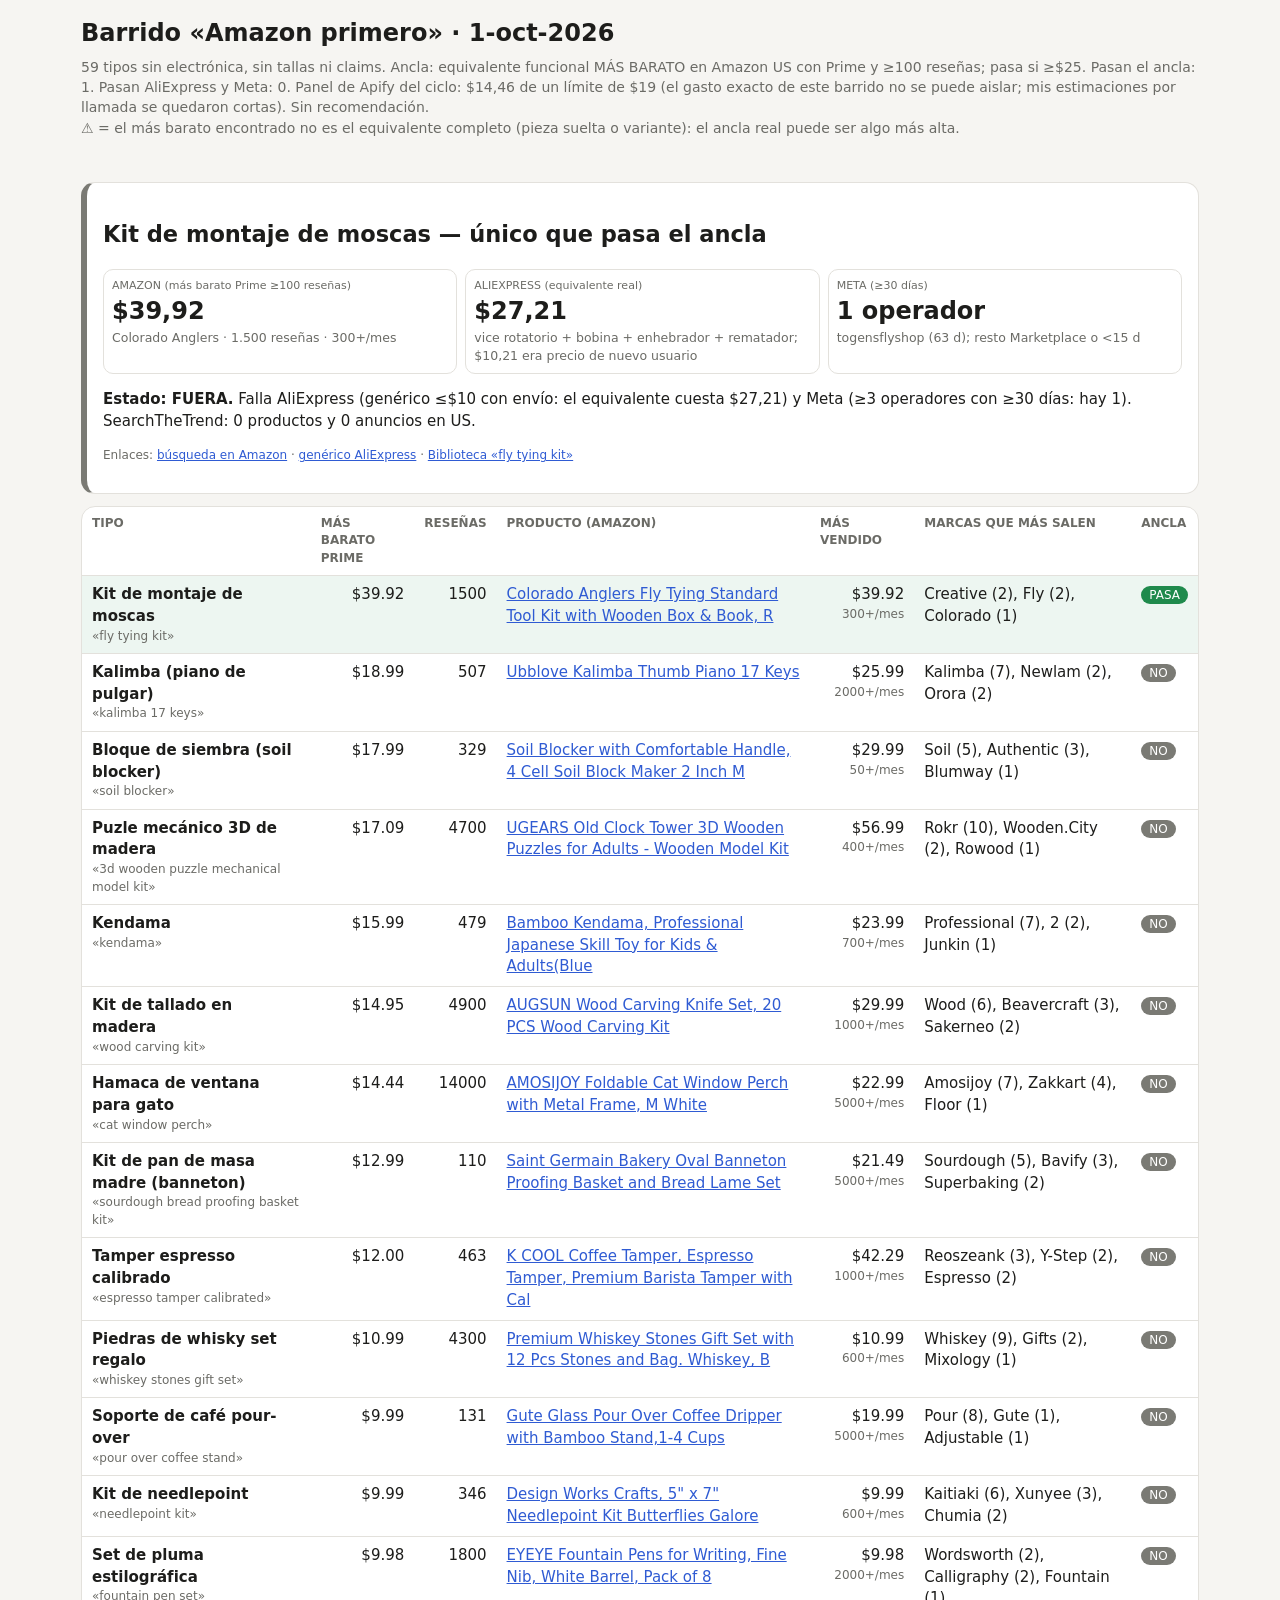
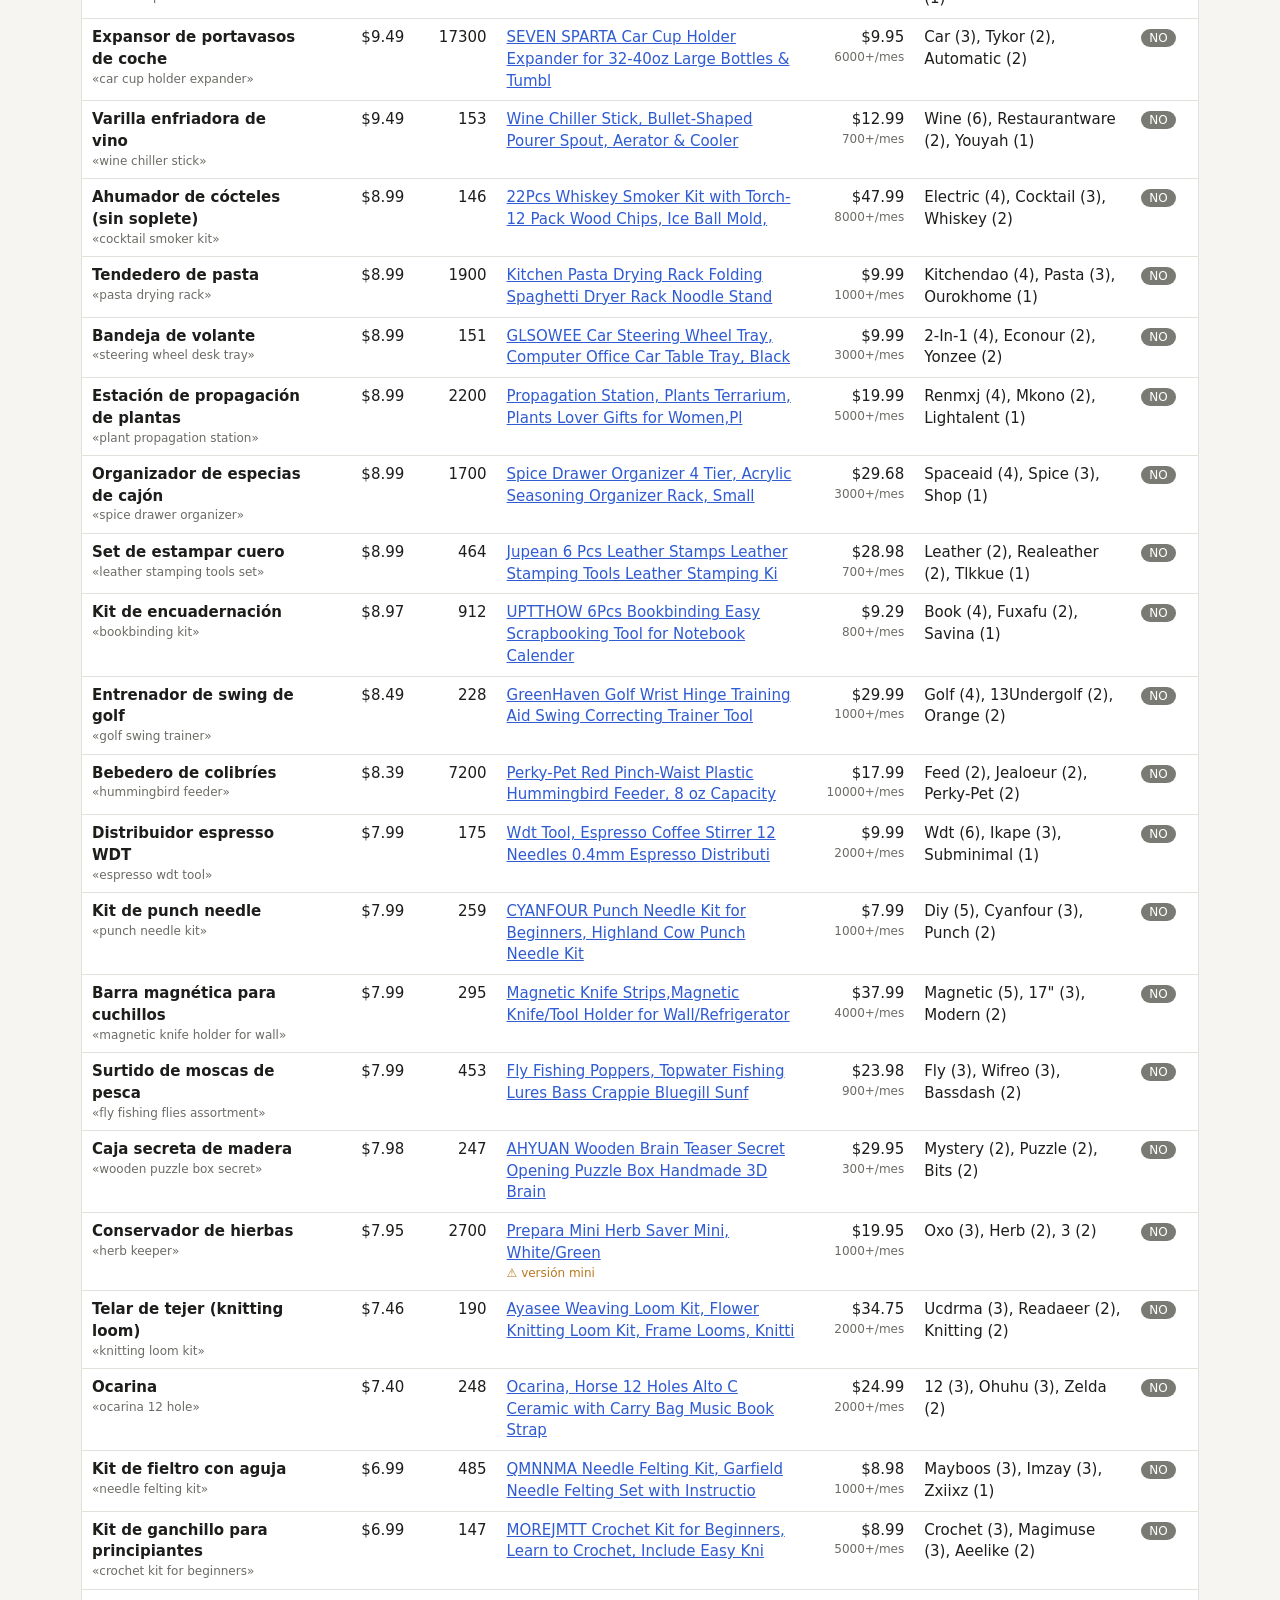
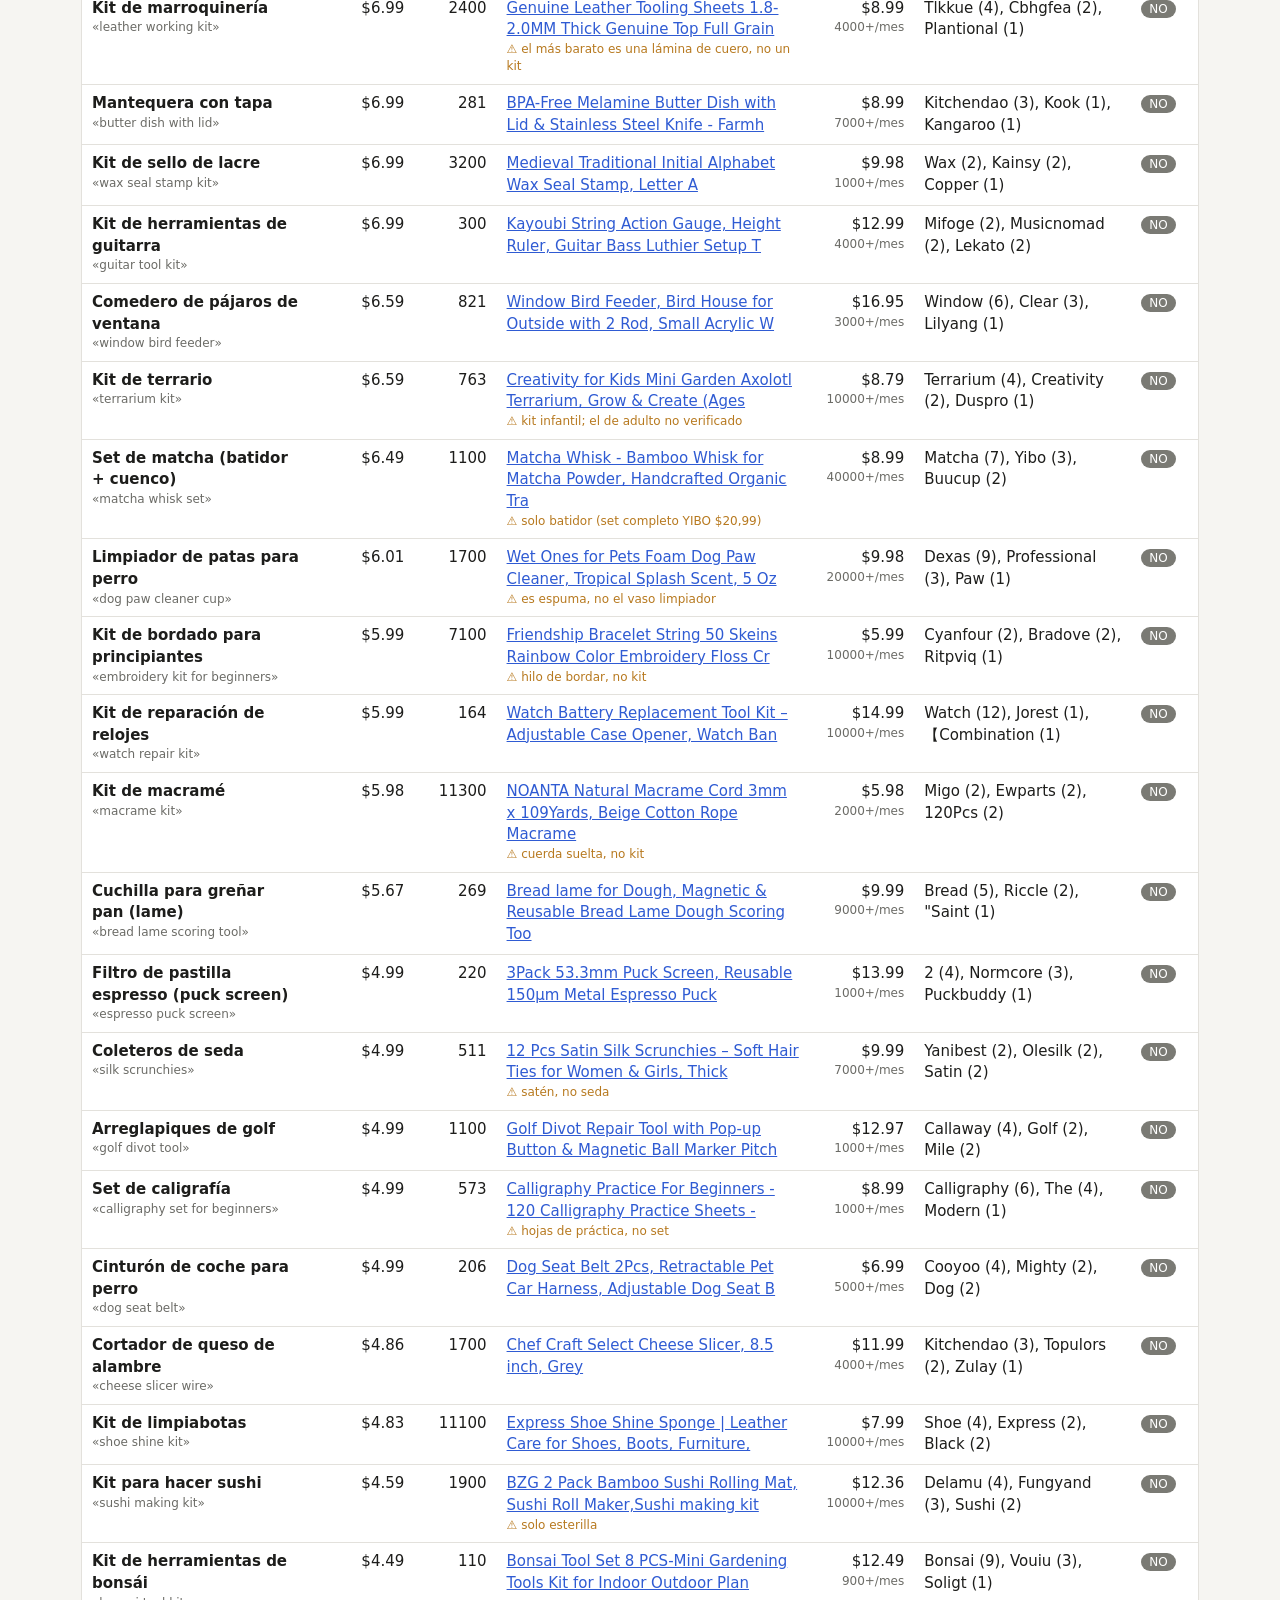
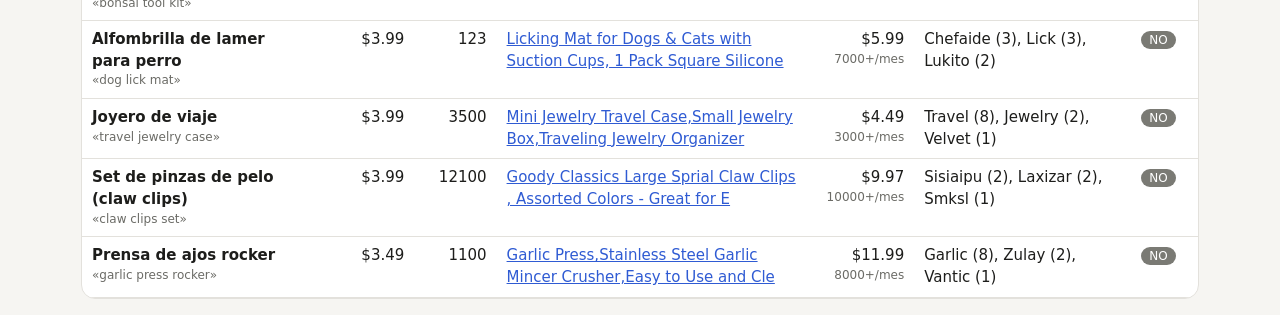
<file: barridos/2026-10-01-AMZ/visor.html>
<!doctype html><html lang="es"><head><meta charset="utf-8"><meta name="viewport" content="width=device-width,initial-scale=1"><title>Barrido Amazon primero</title><style>:root{--bg:#f6f5f2;--card:#fff;--ink:#1d1d1b;--mut:#6b6b66;--line:#e3e1dc;--acc:#2f5bd3;--ok:#1f8a4c;--no:#7a7a74;--warn:#b7791f}
@media (prefers-color-scheme:dark){:root:not([data-theme=light]){--bg:#141413;--card:#1e1e1c;--ink:#ecebe6;--mut:#a3a29c;--line:#34332f;--acc:#8fb0ff}}
*{box-sizing:border-box}body{margin:0;background:var(--bg);color:var(--ink);font:15px/1.45 system-ui,-apple-system,Segoe UI,sans-serif}
header,main{max-width:1150px;margin:auto;padding:16px}h1{margin:0 0 6px;font-size:24px}.sub{color:var(--mut);font-size:14px}
.card{background:var(--card);border:1px solid var(--line);border-left:6px solid var(--no);border-radius:14px;padding:16px;margin:12px 0}
.nums{display:grid;grid-template-columns:repeat(3,1fr);gap:8px}.nums div{border:1px solid var(--line);border-radius:10px;padding:8px}
.nums span{display:block;font-size:11px;color:var(--mut)}.nums b{font-size:24px}.nums small{display:block;color:var(--mut)}
.wrap{overflow-x:auto;background:var(--card);border:1px solid var(--line);border-radius:14px}
table{border-collapse:collapse;width:100%;min-width:820px}th,td{padding:8px 10px;border-bottom:1px solid var(--line);text-align:left;vertical-align:top}
th{font-size:12px;color:var(--mut);text-transform:uppercase}.num{text-align:right;white-space:nowrap}.q{color:var(--mut);font-size:12px}
.warn{color:var(--warn);font-size:12px}a{color:var(--acc)}tr.pasa{background:rgba(31,138,76,.08)}
.tag{font-size:12px;padding:2px 8px;border-radius:999px;color:#fff}.tag.ok{background:var(--ok)}.tag.no{background:var(--no)}
@media(max-width:720px){.nums{grid-template-columns:1fr}}</style></head><body>
<header><h1>Barrido «Amazon primero» · 1-oct-2026</h1>
<div class="sub">59 tipos sin electrónica, sin tallas ni claims. Ancla: equivalente funcional MÁS BARATO en Amazon US con Prime y ≥100 reseñas; pasa si ≥$25. Pasan el ancla: 1. Pasan AliExpress y Meta: 0. Panel de Apify del ciclo: $14,46 de un límite de $19 (el gasto exacto de este barrido no se puede aislar; mis estimaciones por llamada se quedaron cortas). Sin recomendación.</div>
<div class="sub">⚠ = el más barato encontrado no es el equivalente completo (pieza suelta o variante): el ancla real puede ser algo más alta.</div></header>
<main><article class="card"><h2>Kit de montaje de moscas — único que pasa el ancla</h2>
<div class="nums"><div><span>AMAZON (más barato Prime ≥100 reseñas)</span><b>$39,92</b><small>Colorado Anglers · 1.500 reseñas · 300+/mes</small></div>
<div><span>ALIEXPRESS (equivalente real)</span><b>$27,21</b><small>vice rotatorio + bobina + enhebrador + rematador; $10,21 era precio de nuevo usuario</small></div>
<div><span>META (≥30 días)</span><b>1 operador</b><small>togensflyshop (63 d); resto Marketplace o &lt;15 d</small></div></div>
<p><b>Estado: FUERA.</b> Falla AliExpress (genérico ≤$10 con envío: el equivalente cuesta $27,21) y Meta (≥3 operadores con ≥30 días: hay 1). SearchTheTrend: 0 productos y 0 anuncios en US.</p>
<p class="q">Enlaces: <a href="https://www.amazon.com/s?k=fly+tying+kit" target="_blank" rel="noopener">búsqueda en Amazon</a> · <a href="https://www.aliexpress.us/item/3256809983570411.html" target="_blank" rel="noopener">genérico AliExpress</a> · <a href="https://www.facebook.com/ads/library/?active_status=active&country=US&q=fly%20tying%20kit&search_type=keyword_exact_phrase" target="_blank" rel="noopener">Biblioteca «fly tying kit»</a></p></article><div class="wrap"><table><thead><tr><th>Tipo</th><th>Más barato Prime</th><th>Reseñas</th><th>Producto (Amazon)</th><th>Más vendido</th><th>Marcas que más salen</th><th>Ancla</th></tr></thead><tbody><tr class="pasa"><td><b>Kit de montaje de moscas</b><div class="q">«fly tying kit»</div></td>
<td class="num">$39.92</td><td class="num">1500</td>
<td><a href="https://www.amazon.com/Colorado-Anglers-Z797-Standard-Tool/dp/B002QFWBDQ" target="_blank" rel="noopener">Colorado Anglers Fly Tying Standard Tool Kit with Wooden Box &amp; Book, R</a></td>
<td class="num">$39.92<div class="q">300+/mes</div></td>
<td>Creative (2), Fly (2), Colorado (1)</td>
<td><span class="tag ok">PASA</span></td></tr><tr class=""><td><b>Kalimba (piano de pulgar)</b><div class="q">«kalimba 17 keys»</div></td>
<td class="num">$18.99</td><td class="num">507</td>
<td><a href="https://www.amazon.com/Kalimba-Portable-Finger-Adults-Instrument/dp/B09BZK5J9D" target="_blank" rel="noopener">Ubblove Kalimba Thumb Piano 17 Keys</a></td>
<td class="num">$25.99<div class="q">2000+/mes</div></td>
<td>Kalimba (7), Newlam (2), Orora (2)</td>
<td><span class="tag no">NO</span></td></tr><tr class=""><td><b>Bloque de siembra (soil blocker)</b><div class="q">«soil blocker»</div></td>
<td class="num">$17.99</td><td class="num">329</td>
<td><a href="https://www.amazon.com/Comfortable-Blocking-Starting-Germination-Transplant/dp/B0BL13Q95Z" target="_blank" rel="noopener">Soil Blocker with Comfortable Handle, 4 Cell Soil Block Maker 2 Inch M</a></td>
<td class="num">$29.99<div class="q">50+/mes</div></td>
<td>Soil (5), Authentic (3), Blumway (1)</td>
<td><span class="tag no">NO</span></td></tr><tr class=""><td><b>Puzle mecánico 3D de madera</b><div class="q">«3d wooden puzzle mechanical model kit»</div></td>
<td class="num">$17.09</td><td class="num">4700</td>
<td><a href="https://www.amazon.com/UGEARS-Old-Clock-Tower-Wooden/dp/B0B698N6G1" target="_blank" rel="noopener">UGEARS Old Clock Tower 3D Wooden Puzzles for Adults - Wooden Model Kit</a></td>
<td class="num">$56.99<div class="q">400+/mes</div></td>
<td>Rokr (10), Wooden.City (2), Rowood (1)</td>
<td><span class="tag no">NO</span></td></tr><tr class=""><td><b>Kendama</b><div class="q">«kendama»</div></td>
<td class="num">$15.99</td><td class="num">479</td>
<td><a href="https://www.amazon.com/RQN-Bamboo-Kendama-Translucent-String/dp/B016GBIWJW" target="_blank" rel="noopener">Bamboo Kendama, Professional Japanese Skill Toy for Kids &amp; Adults(Blue</a></td>
<td class="num">$23.99<div class="q">700+/mes</div></td>
<td>Professional (7), 2 (2), Junkin (1)</td>
<td><span class="tag no">NO</span></td></tr><tr class=""><td><b>Kit de tallado en madera</b><div class="q">«wood carving kit»</div></td>
<td class="num">$14.95</td><td class="num">4900</td>
<td><a href="https://www.amazon.com/Wood-Carving-Knife-Set-Sculpture/dp/B07TVWD15T" target="_blank" rel="noopener">AUGSUN Wood Carving Knife Set, 20 PCS Wood Carving Kit</a></td>
<td class="num">$29.99<div class="q">1000+/mes</div></td>
<td>Wood (6), Beavercraft (3), Sakerneo (2)</td>
<td><span class="tag no">NO</span></td></tr><tr class=""><td><b>Hamaca de ventana para gato</b><div class="q">«cat window perch»</div></td>
<td class="num">$14.44</td><td class="num">14000</td>
<td><a href="https://www.amazon.com/AMOSIJOY-Cordless-Reversible-Foldable-Medium-White/dp/B0CNGLY3NP" target="_blank" rel="noopener">AMOSIJOY Foldable Cat Window Perch with Metal Frame, M White</a></td>
<td class="num">$22.99<div class="q">5000+/mes</div></td>
<td>Amosijoy (7), Zakkart (4), Floor (1)</td>
<td><span class="tag no">NO</span></td></tr><tr class=""><td><b>Kit de pan de masa madre (banneton)</b><div class="q">«sourdough bread proofing basket kit»</div></td>
<td class="num">$12.99</td><td class="num">110</td>
<td><a href="https://www.amazon.com/Saint-Germain-Bakery-Banneton-Proofing/dp/B0FCTDSVL8" target="_blank" rel="noopener">Saint Germain Bakery Oval Banneton Proofing Basket and Bread Lame Set </a></td>
<td class="num">$21.49<div class="q">5000+/mes</div></td>
<td>Sourdough (5), Bavify (3), Superbaking (2)</td>
<td><span class="tag no">NO</span></td></tr><tr class=""><td><b>Tamper espresso calibrado</b><div class="q">«espresso tamper calibrated»</div></td>
<td class="num">$12.00</td><td class="num">463</td>
<td><a href="https://www.amazon.com/COOL-Espresso-Premium-Calibrated-Stainless/dp/B0B6VGHMSP" target="_blank" rel="noopener">K COOL Coffee Tamper, Espresso Tamper, Premium Barista Tamper with Cal</a></td>
<td class="num">$42.29<div class="q">1000+/mes</div></td>
<td>Reoszeank (3), Y-Step (2), Espresso (2)</td>
<td><span class="tag no">NO</span></td></tr><tr class=""><td><b>Piedras de whisky set regalo</b><div class="q">«whiskey stones gift set»</div></td>
<td class="num">$10.99</td><td class="num">4300</td>
<td><a href="https://www.amazon.com/Premium-Whiskey-Beverage-Reusable-Birthday/dp/B07N87QGRJ" target="_blank" rel="noopener">Premium Whiskey Stones Gift Set with 12 Pcs Stones and Bag. Whiskey, B</a></td>
<td class="num">$10.99<div class="q">600+/mes</div></td>
<td>Whiskey (9), Gifts (2), Mixology (1)</td>
<td><span class="tag no">NO</span></td></tr><tr class=""><td><b>Soporte de café pour-over</b><div class="q">«pour over coffee stand»</div></td>
<td class="num">$9.99</td><td class="num">131</td>
<td><a href="https://www.amazon.com/Gute-Glass-Coffee-Dripper-Filter/dp/B0CS6KLSQL" target="_blank" rel="noopener">Gute Glass Pour Over Coffee Dripper with Bamboo Stand,1-4 Cups</a></td>
<td class="num">$19.99<div class="q">5000+/mes</div></td>
<td>Pour (8), Gute (1), Adjustable (1)</td>
<td><span class="tag no">NO</span></td></tr><tr class=""><td><b>Kit de needlepoint</b><div class="q">«needlepoint kit»</div></td>
<td class="num">$9.99</td><td class="num">346</td>
<td><a href="https://www.amazon.com/Design-Works-Crafts-Needlepoint-Butterflies/dp/B00VLNPSGG" target="_blank" rel="noopener">Design Works Crafts, 5&quot; x 7&quot; Needlepoint Kit Butterflies Galore</a></td>
<td class="num">$9.99<div class="q">600+/mes</div></td>
<td>Kaitiaki (6), Xunyee (3), Chumia (2)</td>
<td><span class="tag no">NO</span></td></tr><tr class=""><td><b>Set de pluma estilográfica</b><div class="q">«fountain pen set»</div></td>
<td class="num">$9.98</td><td class="num">1800</td>
<td><a href="https://www.amazon.com/Disposable-Fountain-EYEYE-Assorted-Colorful/dp/B09ZXVXPSF" target="_blank" rel="noopener">EYEYE Fountain Pens for Writing, Fine Nib, White Barrel, Pack of 8</a></td>
<td class="num">$9.98<div class="q">2000+/mes</div></td>
<td>Wordsworth (2), Calligraphy (2), Fountain (1)</td>
<td><span class="tag no">NO</span></td></tr><tr class=""><td><b>Expansor de portavasos de coche</b><div class="q">«car cup holder expander»</div></td>
<td class="num">$9.49</td><td class="num">17300</td>
<td><a href="https://www.amazon.com/SEVEN-SPARTA-Expander-32-40oz-Tumblers/dp/B07PMHPJJF" target="_blank" rel="noopener">SEVEN SPARTA Car Cup Holder Expander for 32-40oz Large Bottles &amp; Tumbl</a></td>
<td class="num">$9.95<div class="q">6000+/mes</div></td>
<td>Car (3), Tykor (2), Automatic (2)</td>
<td><span class="tag no">NO</span></td></tr><tr class=""><td><b>Varilla enfriadora de vino</b><div class="q">«wine chiller stick»</div></td>
<td class="num">$9.49</td><td class="num">153</td>
<td><a href="https://www.amazon.com/IEOVO-Chiller-Bullet-Shaped-Pourer-Aerator/dp/B08T5Q6W8Q" target="_blank" rel="noopener">Wine Chiller Stick, Bullet-Shaped Pourer Spout, Aerator &amp; Cooler</a></td>
<td class="num">$12.99<div class="q">700+/mes</div></td>
<td>Wine (6), Restaurantware (2), Youyah (1)</td>
<td><span class="tag no">NO</span></td></tr><tr class=""><td><b>Ahumador de cócteles (sin soplete)</b><div class="q">«cocktail smoker kit»</div></td>
<td class="num">$8.99</td><td class="num">146</td>
<td><a href="https://www.amazon.com/Whiskey-Cocktail-Fashioned-Christmas-Birthday/dp/B0FP297DR7" target="_blank" rel="noopener">22Pcs Whiskey Smoker Kit with Torch-12 Pack Wood Chips, Ice Ball Mold,</a></td>
<td class="num">$47.99<div class="q">8000+/mes</div></td>
<td>Electric (4), Cocktail (3), Whiskey (2)</td>
<td><span class="tag no">NO</span></td></tr><tr class=""><td><b>Tendedero de pasta</b><div class="q">«pasta drying rack»</div></td>
<td class="num">$8.99</td><td class="num">1900</td>
<td><a href="https://www.amazon.com/Kitchen-Folding-iPstyle-Spaghetti-Handles/dp/B07BGVWYCN" target="_blank" rel="noopener">Kitchen Pasta Drying Rack Folding Spaghetti Dryer Rack Noodle Stand</a></td>
<td class="num">$9.99<div class="q">1000+/mes</div></td>
<td>Kitchendao (4), Pasta (3), Ourokhome (1)</td>
<td><span class="tag no">NO</span></td></tr><tr class=""><td><b>Bandeja de volante</b><div class="q">«steering wheel desk tray»</div></td>
<td class="num">$8.99</td><td class="num">151</td>
<td><a href="https://www.amazon.com/Car-Steering-Wheel-Tray-Multipurpose/dp/B0CP1QX112" target="_blank" rel="noopener">GLSOWEE Car Steering Wheel Tray, Computer Office Car Table Tray, Black</a></td>
<td class="num">$9.99<div class="q">3000+/mes</div></td>
<td>2-In-1 (4), Econour (2), Yonzee (2)</td>
<td><span class="tag no">NO</span></td></tr><tr class=""><td><b>Estación de propagación de plantas</b><div class="q">«plant propagation station»</div></td>
<td class="num">$8.99</td><td class="num">2200</td>
<td><a href="https://www.amazon.com/Propagation-Station-Terrarium-Cutting-Tubes-Brown/dp/B07WCJJPHH" target="_blank" rel="noopener">Propagation Station, Plants Terrarium, Plants Lover Gifts for Women,Pl</a></td>
<td class="num">$19.99<div class="q">5000+/mes</div></td>
<td>Renmxj (4), Mkono (2), Lightalent (1)</td>
<td><span class="tag no">NO</span></td></tr><tr class=""><td><b>Organizador de especias de cajón</b><div class="q">«spice drawer organizer»</div></td>
<td class="num">$8.99</td><td class="num">1700</td>
<td><a href="https://www.amazon.com/Suneerplay-Spice-Organizer-Seasoning-Expandable/dp/B0CP3S92N2" target="_blank" rel="noopener">Spice Drawer Organizer 4 Tier, Acrylic Seasoning Organizer Rack, Small</a></td>
<td class="num">$29.68<div class="q">3000+/mes</div></td>
<td>Spaceaid (4), Spice (3), Shop (1)</td>
<td><span class="tag no">NO</span></td></tr><tr class=""><td><b>Set de estampar cuero</b><div class="q">«leather stamping tools set»</div></td>
<td class="num">$8.99</td><td class="num">464</td>
<td><a href="https://www.amazon.com/Jupean-Leather-Stamping-Working-Handmade/dp/B07Y4TMHCX" target="_blank" rel="noopener">Jupean 6 Pcs Leather Stamps Leather Stamping Tools Leather Stamping Ki</a></td>
<td class="num">$28.98<div class="q">700+/mes</div></td>
<td>Leather (2), Realeather (2), Tlkkue (1)</td>
<td><span class="tag no">NO</span></td></tr><tr class=""><td><b>Kit de encuadernación</b><div class="q">«bookbinding kit»</div></td>
<td class="num">$8.97</td><td class="num">912</td>
<td><a href="https://www.amazon.com/UPTTHOW-6Pcs-Bookbinding-Scrapbooking-Complete/dp/B0CMZNX5BM" target="_blank" rel="noopener">UPTTHOW 6Pcs Bookbinding Easy Scrapbooking Tool for Notebook Calender</a></td>
<td class="num">$9.29<div class="q">800+/mes</div></td>
<td>Book (4), Fuxafu (2), Savina (1)</td>
<td><span class="tag no">NO</span></td></tr><tr class=""><td><b>Entrenador de swing de golf</b><div class="q">«golf swing trainer»</div></td>
<td class="num">$8.49</td><td class="num">228</td>
<td><a href="https://www.amazon.com/GreenHaven-Training-Correcting-Beginners-Accessory/dp/B0CQ79513Y" target="_blank" rel="noopener">GreenHaven Golf Wrist Hinge Training Aid Swing Correcting Trainer Tool</a></td>
<td class="num">$29.99<div class="q">1000+/mes</div></td>
<td>Golf (4), 13Undergolf (2), Orange (2)</td>
<td><span class="tag no">NO</span></td></tr><tr class=""><td><b>Bebedero de colibríes</b><div class="q">«hummingbird feeder»</div></td>
<td class="num">$8.39</td><td class="num">7200</td>
<td><a href="https://www.amazon.com/Perky-Pet-403CP-Plastic-Hummingbird-8-Ounce/dp/B00IBFYT3A" target="_blank" rel="noopener">Perky-Pet Red Pinch-Waist Plastic Hummingbird Feeder, 8 oz Capacity</a></td>
<td class="num">$17.99<div class="q">10000+/mes</div></td>
<td>Feed (2), Jealoeur (2), Perky-Pet (2)</td>
<td><span class="tag no">NO</span></td></tr><tr class=""><td><b>Distribuidor espresso WDT</b><div class="q">«espresso wdt tool»</div></td>
<td class="num">$7.99</td><td class="num">175</td>
<td><a href="https://www.amazon.com/Espresso-Stirrer-Needles-Distribution-Distributor/dp/B0C4H414ZB" target="_blank" rel="noopener">Wdt Tool, Espresso Coffee Stirrer 12 Needles 0.4mm Espresso Distributi</a></td>
<td class="num">$9.99<div class="q">2000+/mes</div></td>
<td>Wdt (6), Ikape (3), Subminimal (1)</td>
<td><span class="tag no">NO</span></td></tr><tr class=""><td><b>Kit de punch needle</b><div class="q">«punch needle kit»</div></td>
<td class="num">$7.99</td><td class="num">259</td>
<td><a href="https://www.amazon.com/CYANFOUR-Punch-Needle-Beginners-Highland/dp/B0FG2W27DJ" target="_blank" rel="noopener">CYANFOUR Punch Needle Kit for Beginners, Highland Cow Punch Needle Kit</a></td>
<td class="num">$7.99<div class="q">1000+/mes</div></td>
<td>Diy (5), Cyanfour (3), Punch (2)</td>
<td><span class="tag no">NO</span></td></tr><tr class=""><td><b>Barra magnética para cuchillos</b><div class="q">«magnetic knife holder for wall»</div></td>
<td class="num">$7.99</td><td class="num">295</td>
<td><a href="https://www.amazon.com/Magnetic-Knife-Strips-Holder-Refrigerator/dp/B0GCYZ9VPY" target="_blank" rel="noopener">Magnetic Knife Strips,Magnetic Knife/Tool Holder for Wall/Refrigerator</a></td>
<td class="num">$37.99<div class="q">4000+/mes</div></td>
<td>Magnetic (5), 17&quot; (3), Modern (2)</td>
<td><span class="tag no">NO</span></td></tr><tr class=""><td><b>Surtido de moscas de pesca</b><div class="q">«fly fishing flies assortment»</div></td>
<td class="num">$7.99</td><td class="num">453</td>
<td><a href="https://www.amazon.com/FishingPepo-Assortment-Steelhead-Streamers-Bluegill/dp/B0C1NHBGK1" target="_blank" rel="noopener">Fly Fishing Poppers, Topwater Fishing Lures Bass Crappie Bluegill Sunf</a></td>
<td class="num">$23.98<div class="q">900+/mes</div></td>
<td>Fly (3), Wifreo (3), Bassdash (2)</td>
<td><span class="tag no">NO</span></td></tr><tr class=""><td><b>Caja secreta de madera</b><div class="q">«wooden puzzle box secret»</div></td>
<td class="num">$7.98</td><td class="num">247</td>
<td><a href="https://www.amazon.com/Wooden-Teaser-Opening-Handmade-Mysterious/dp/B082F2XFYP" target="_blank" rel="noopener">AHYUAN Wooden Brain Teaser Secret Opening Puzzle Box Handmade 3D Brain</a></td>
<td class="num">$29.95<div class="q">300+/mes</div></td>
<td>Mystery (2), Puzzle (2), Bits (2)</td>
<td><span class="tag no">NO</span></td></tr><tr class=""><td><b>Conservador de hierbas</b><div class="q">«herb keeper»</div></td>
<td class="num">$7.95</td><td class="num">2700</td>
<td><a href="https://www.amazon.com/Herb-Saver-Keeper-Freshest-Produce/dp/B016I5TUMY" target="_blank" rel="noopener">Prepara Mini Herb Saver Mini, White/Green</a><div class="warn">⚠ versión mini</div></td>
<td class="num">$19.95<div class="q">1000+/mes</div></td>
<td>Oxo (3), Herb (2), 3 (2)</td>
<td><span class="tag no">NO</span></td></tr><tr class=""><td><b>Telar de tejer (knitting loom)</b><div class="q">«knitting loom kit»</div></td>
<td class="num">$7.46</td><td class="num">190</td>
<td><a href="https://www.amazon.com/Weaving-Flower-Knitting-Frame-Square/dp/B09136DM5J" target="_blank" rel="noopener">Ayasee Weaving Loom Kit, Flower Knitting Loom Kit, Frame Looms, Knitti</a></td>
<td class="num">$34.75<div class="q">2000+/mes</div></td>
<td>Ucdrma (3), Readaeer (2), Knitting (2)</td>
<td><span class="tag no">NO</span></td></tr><tr class=""><td><b>Ocarina</b><div class="q">«ocarina 12 hole»</div></td>
<td class="num">$7.40</td><td class="num">248</td>
<td><a href="https://www.amazon.com/Horse-Ocarina-Holes-Ceramic-Carry/dp/B08LDDHP12" target="_blank" rel="noopener">Ocarina, Horse 12 Holes Alto C Ceramic with Carry Bag Music Book Strap</a></td>
<td class="num">$24.99<div class="q">2000+/mes</div></td>
<td>12 (3), Ohuhu (3), Zelda (2)</td>
<td><span class="tag no">NO</span></td></tr><tr class=""><td><b>Kit de fieltro con aguja</b><div class="q">«needle felting kit»</div></td>
<td class="num">$6.99</td><td class="num">485</td>
<td><a href="https://www.amazon.com/QMNNMA-Felting-Materials-Instruction-Handmade/dp/B0BB2HGXRH" target="_blank" rel="noopener">QMNNMA Needle Felting Kit, Garfield Needle Felting Set with Instructio</a></td>
<td class="num">$8.98<div class="q">1000+/mes</div></td>
<td>Mayboos (3), Imzay (3), Zxiixz (1)</td>
<td><span class="tag no">NO</span></td></tr><tr class=""><td><b>Kit de ganchillo para principiantes</b><div class="q">«crochet kit for beginners»</div></td>
<td class="num">$6.99</td><td class="num">147</td>
<td><a href="https://www.amazon.com/Crochet-Beginners-Knitting-Tutorial-Birthday/dp/B0F7QLQMST" target="_blank" rel="noopener">MOREJMTT Crochet Kit for Beginners, Learn to Crochet, Include Easy Kni</a></td>
<td class="num">$8.99<div class="q">5000+/mes</div></td>
<td>Crochet (3), Magimuse (3), Aeelike (2)</td>
<td><span class="tag no">NO</span></td></tr><tr class=""><td><b>Kit de marroquinería</b><div class="q">«leather working kit»</div></td>
<td class="num">$6.99</td><td class="num">2400</td>
<td><a href="https://www.amazon.com/Tooling-Leather-1-8-2-0MM-Workshop-Crafting/dp/B091Y4X1HK" target="_blank" rel="noopener">Genuine Leather Tooling Sheets 1.8-2.0MM Thick Genuine Top Full Grain </a><div class="warn">⚠ el más barato es una lámina de cuero, no un kit</div></td>
<td class="num">$8.99<div class="q">4000+/mes</div></td>
<td>Tlkkue (4), Cbhgfea (2), Plantional (1)</td>
<td><span class="tag no">NO</span></td></tr><tr class=""><td><b>Mantequera con tapa</b><div class="q">«butter dish with lid»</div></td>
<td class="num">$6.99</td><td class="num">281</td>
<td><a href="https://www.amazon.com/Lynnsen-BPA-Free-Melamine-Butter-Stainless/dp/B0G2GVKM7L" target="_blank" rel="noopener">BPA-Free Melamine Butter Dish with Lid &amp; Stainless Steel Knife - Farmh</a></td>
<td class="num">$8.99<div class="q">7000+/mes</div></td>
<td>Kitchendao (3), Kook (1), Kangaroo (1)</td>
<td><span class="tag no">NO</span></td></tr><tr class=""><td><b>Kit de sello de lacre</b><div class="q">«wax seal stamp kit»</div></td>
<td class="num">$6.99</td><td class="num">3200</td>
<td><a href="https://www.amazon.com/TELOSMA-Traditional-Letters-Envelope-Bottle/dp/B0758Z99X6" target="_blank" rel="noopener">Medieval Traditional Initial Alphabet Wax Seal Stamp, Letter A</a></td>
<td class="num">$9.98<div class="q">1000+/mes</div></td>
<td>Wax (2), Kainsy (2), Copper (1)</td>
<td><span class="tag no">NO</span></td></tr><tr class=""><td><b>Kit de herramientas de guitarra</b><div class="q">«guitar tool kit»</div></td>
<td class="num">$6.99</td><td class="num">300</td>
<td><a href="https://www.amazon.com/KAYOUBI-Guitar-Action-Gauge-Protective/dp/B0F3CL3QJG" target="_blank" rel="noopener">Kayoubi String Action Gauge, Height Ruler, Guitar Bass Luthier Setup T</a></td>
<td class="num">$12.99<div class="q">4000+/mes</div></td>
<td>Mifoge (2), Musicnomad (2), Lekato (2)</td>
<td><span class="tag no">NO</span></td></tr><tr class=""><td><b>Comedero de pájaros de ventana</b><div class="q">«window bird feeder»</div></td>
<td class="num">$6.59</td><td class="num">821</td>
<td><a href="https://www.amazon.com/Window-Feeder-Outside-Acrylic-Suction/dp/B0BKSKZK85" target="_blank" rel="noopener">Window Bird Feeder, Bird House for Outside with 2 Rod, Small Acrylic W</a></td>
<td class="num">$16.95<div class="q">3000+/mes</div></td>
<td>Window (6), Clear (3), Lilyang (1)</td>
<td><span class="tag no">NO</span></td></tr><tr class=""><td><b>Kit de terrario</b><div class="q">«terrarium kit»</div></td>
<td class="num">$6.59</td><td class="num">763</td>
<td><a href="https://www.amazon.com/Creativity-Kids-Mini-Garden-Terrarium/dp/B0DCZXCZVG" target="_blank" rel="noopener">Creativity for Kids Mini Garden Axolotl Terrarium, Grow &amp; Create (Ages</a><div class="warn">⚠ kit infantil; el de adulto no verificado</div></td>
<td class="num">$8.79<div class="q">10000+/mes</div></td>
<td>Terrarium (4), Creativity (2), Duspro (1)</td>
<td><span class="tag no">NO</span></td></tr><tr class=""><td><b>Set de matcha (batidor + cuenco)</b><div class="q">«matcha whisk set»</div></td>
<td class="num">$6.49</td><td class="num">1100</td>
<td><a href="https://www.amazon.com/Matcha-Whisk-Handcrafted-Traditional-Preparation/dp/B0DFWV8FG1" target="_blank" rel="noopener">Matcha Whisk - Bamboo Whisk for Matcha Powder, Handcrafted Organic Tra</a><div class="warn">⚠ solo batidor (set completo YIBO $20,99)</div></td>
<td class="num">$8.99<div class="q">40000+/mes</div></td>
<td>Matcha (7), Yibo (3), Buucup (2)</td>
<td><span class="tag no">NO</span></td></tr><tr class=""><td><b>Limpiador de patas para perro</b><div class="q">«dog paw cleaner cup»</div></td>
<td class="num">$6.01</td><td class="num">1700</td>
<td><a href="https://www.amazon.com/Wet-Ones-Antibacterial-Cleansing-Scrubber/dp/B0CT623C62" target="_blank" rel="noopener">Wet Ones for Pets Foam Dog Paw Cleaner, Tropical Splash Scent, 5 Oz</a><div class="warn">⚠ es espuma, no el vaso limpiador</div></td>
<td class="num">$9.98<div class="q">20000+/mes</div></td>
<td>Dexas (9), Professional (3), Paw (1)</td>
<td><span class="tag no">NO</span></td></tr><tr class=""><td><b>Kit de bordado para principiantes</b><div class="q">«embroidery kit for beginners»</div></td>
<td class="num">$5.99</td><td class="num">7100</td>
<td><a href="https://www.amazon.com/Friendship-Bracelet-String-Rainbow-Embroidery/dp/B07YFBRZ3J" target="_blank" rel="noopener">Friendship Bracelet String 50 Skeins Rainbow Color Embroidery Floss Cr</a><div class="warn">⚠ hilo de bordar, no kit</div></td>
<td class="num">$5.99<div class="q">10000+/mes</div></td>
<td>Cyanfour (2), Bradove (2), Ritpviq (1)</td>
<td><span class="tag no">NO</span></td></tr><tr class=""><td><b>Kit de reparación de relojes</b><div class="q">«watch repair kit»</div></td>
<td class="num">$5.99</td><td class="num">164</td>
<td><a href="https://www.amazon.com/Gusxmioi-Watch-Battery-Replacement-Tool/dp/B0GH8D1M1N" target="_blank" rel="noopener">Watch Battery Replacement Tool Kit – Adjustable Case Opener, Watch Ban</a></td>
<td class="num">$14.99<div class="q">10000+/mes</div></td>
<td>Watch (12), Jorest (1), 【Combination (1)</td>
<td><span class="tag no">NO</span></td></tr><tr class=""><td><b>Kit de macramé</b><div class="q">«macrame kit»</div></td>
<td class="num">$5.98</td><td class="num">11300</td>
<td><a href="https://www.amazon.com/NOANTA-Natural-Macrame-109Yards-Knitting/dp/B08ZMVBT4F" target="_blank" rel="noopener">NOANTA Natural Macrame Cord 3mm x 109Yards, Beige Cotton Rope Macrame </a><div class="warn">⚠ cuerda suelta, no kit</div></td>
<td class="num">$5.98<div class="q">2000+/mes</div></td>
<td>Migo (2), Ewparts (2), 120Pcs (2)</td>
<td><span class="tag no">NO</span></td></tr><tr class=""><td><b>Cuchilla para greñar pan (lame)</b><div class="q">«bread lame scoring tool»</div></td>
<td class="num">$5.67</td><td class="num">269</td>
<td><a href="https://www.amazon.com/Bread-Magnetic-Anti-Slip-Retractable-Sourdough/dp/B0DGTJ7G2L" target="_blank" rel="noopener">Bread lame for Dough, Magnetic &amp; Reusable Bread Lame Dough Scoring Too</a></td>
<td class="num">$9.99<div class="q">9000+/mes</div></td>
<td>Bread (5), Riccle (2), &quot;Saint (1)</td>
<td><span class="tag no">NO</span></td></tr><tr class=""><td><b>Filtro de pastilla espresso (puck screen)</b><div class="q">«espresso puck screen»</div></td>
<td class="num">$4.99</td><td class="num">220</td>
<td><a href="https://www.amazon.com/HOUTRIDA-Puck-Screen-Stainless-Portafilter/dp/B0FLWPKYVF" target="_blank" rel="noopener">3Pack 53.3mm Puck Screen, Reusable 150μm Metal Espresso Puck</a></td>
<td class="num">$13.99<div class="q">1000+/mes</div></td>
<td>2 (4), Normcore (3), Puckbuddy (1)</td>
<td><span class="tag no">NO</span></td></tr><tr class=""><td><b>Coleteros de seda</b><div class="q">«silk scrunchies»</div></td>
<td class="num">$4.99</td><td class="num">511</td>
<td><a href="https://www.amazon.com/Pcs-Satin-Silk-Scrunchies-Accessories/dp/B0FGYCNHCC" target="_blank" rel="noopener">12 Pcs Satin Silk Scrunchies – Soft Hair Ties for Women &amp; Girls, Thick</a><div class="warn">⚠ satén, no seda</div></td>
<td class="num">$9.99<div class="q">7000+/mes</div></td>
<td>Yanibest (2), Olesilk (2), Satin (2)</td>
<td><span class="tag no">NO</span></td></tr><tr class=""><td><b>Arreglapiques de golf</b><div class="q">«golf divot tool»</div></td>
<td class="num">$4.99</td><td class="num">1100</td>
<td><a href="https://www.amazon.com/Magnetic-Lightweight-Portable-Professional-Golfers/dp/B07Q8JHPJG" target="_blank" rel="noopener">Golf Divot Repair Tool with Pop-up Button &amp; Magnetic Ball Marker Pitch</a></td>
<td class="num">$12.97<div class="q">1000+/mes</div></td>
<td>Callaway (4), Golf (2), Mile (2)</td>
<td><span class="tag no">NO</span></td></tr><tr class=""><td><b>Set de caligrafía</b><div class="q">«calligraphy set for beginners»</div></td>
<td class="num">$4.99</td><td class="num">573</td>
<td><a href="https://www.amazon.com/Calligraphy-Practice-Beginners-Lettering-Workbook/dp/B08QRKVCPN" target="_blank" rel="noopener">Calligraphy Practice For Beginners - 120 Calligraphy Practice Sheets -</a><div class="warn">⚠ hojas de práctica, no set</div></td>
<td class="num">$8.99<div class="q">1000+/mes</div></td>
<td>Calligraphy (6), The (4), Modern (1)</td>
<td><span class="tag no">NO</span></td></tr><tr class=""><td><b>Cinturón de coche para perro</b><div class="q">«dog seat belt»</div></td>
<td class="num">$4.99</td><td class="num">206</td>
<td><a href="https://www.amazon.com/Retractable-Harness-Adjustable-SeatBelts-Vehicle/dp/B0F1YMQ88H" target="_blank" rel="noopener">Dog Seat Belt 2Pcs, Retractable Pet Car Harness, Adjustable Dog Seat B</a></td>
<td class="num">$6.99<div class="q">5000+/mes</div></td>
<td>Cooyoo (4), Mighty (2), Dog (2)</td>
<td><span class="tag no">NO</span></td></tr><tr class=""><td><b>Cortador de queso de alambre</b><div class="q">«cheese slicer wire»</div></td>
<td class="num">$4.86</td><td class="num">1700</td>
<td><a href="https://www.amazon.com/Chef-Craft-20780-Cheese-Stainless/dp/B000KKK6R2" target="_blank" rel="noopener">Chef Craft Select Cheese Slicer, 8.5 inch, Grey</a></td>
<td class="num">$11.99<div class="q">4000+/mes</div></td>
<td>Kitchendao (3), Topulors (2), Zulay (1)</td>
<td><span class="tag no">NO</span></td></tr><tr class=""><td><b>Kit de limpiabotas</b><div class="q">«shoe shine kit»</div></td>
<td class="num">$4.83</td><td class="num">11100</td>
<td><a href="https://www.amazon.com/Express-Shine-Instant-Sponge-Black/dp/B005GYKTCY" target="_blank" rel="noopener">Express Shoe Shine Sponge | Leather Care for Shoes, Boots, Furniture, </a></td>
<td class="num">$7.99<div class="q">10000+/mes</div></td>
<td>Shoe (4), Express (2), Black (2)</td>
<td><span class="tag no">NO</span></td></tr><tr class=""><td><b>Kit para hacer sushi</b><div class="q">«sushi making kit»</div></td>
<td class="num">$4.59</td><td class="num">1900</td>
<td><a href="https://www.amazon.com/Pack-Bamboo-Sushi-Rolling-maker/dp/B0BN39LHT1" target="_blank" rel="noopener">BZG 2 Pack Bamboo Sushi Rolling Mat, Sushi Roll Maker,Sushi making kit</a><div class="warn">⚠ solo esterilla</div></td>
<td class="num">$12.36<div class="q">10000+/mes</div></td>
<td>Delamu (4), Fungyand (3), Sushi (2)</td>
<td><span class="tag no">NO</span></td></tr><tr class=""><td><b>Kit de herramientas de bonsái</b><div class="q">«bonsai tool kit»</div></td>
<td class="num">$4.49</td><td class="num">110</td>
<td><a href="https://www.amazon.com/Bonsai-PCS-Mini-Gardening-Indoor-Outdoor/dp/B08BL8ZHG1" target="_blank" rel="noopener">Bonsai Tool Set 8 PCS-Mini Gardening Tools Kit for Indoor Outdoor Plan</a></td>
<td class="num">$12.49<div class="q">900+/mes</div></td>
<td>Bonsai (9), Vouiu (3), Soligt (1)</td>
<td><span class="tag no">NO</span></td></tr><tr class=""><td><b>Alfombrilla de lamer para perro</b><div class="q">«dog lick mat»</div></td>
<td class="num">$3.99</td><td class="num">123</td>
<td><a href="https://www.amazon.com/Azxb-Licking-Silicone-Training-Grooming/dp/B0H23YZ2H2" target="_blank" rel="noopener">Licking Mat for Dogs &amp; Cats with Suction Cups, 1 Pack Square Silicone </a></td>
<td class="num">$5.99<div class="q">7000+/mes</div></td>
<td>Chefaide (3), Lick (3), Lukito (2)</td>
<td><span class="tag no">NO</span></td></tr><tr class=""><td><b>Joyero de viaje</b><div class="q">«travel jewelry case»</div></td>
<td class="num">$3.99</td><td class="num">3500</td>
<td><a href="https://www.amazon.com/Traveling-Organizer-Portable-Jewellery-Earrings/dp/B09YDM2NG9" target="_blank" rel="noopener">Mini Jewelry Travel Case,Small Jewelry Box,Traveling Jewelry Organizer</a></td>
<td class="num">$4.49<div class="q">3000+/mes</div></td>
<td>Travel (8), Jewelry (2), Velvet (1)</td>
<td><span class="tag no">NO</span></td></tr><tr class=""><td><b>Set de pinzas de pelo (claw clips)</b><div class="q">«claw clips set»</div></td>
<td class="num">$3.99</td><td class="num">12100</td>
<td><a href="https://www.amazon.com/Goody-Classics-Large-Claw-Clips/dp/B001VD7T54" target="_blank" rel="noopener">Goody Classics Large Sprial Claw Clips , Assorted Colors - Great for E</a></td>
<td class="num">$9.97<div class="q">10000+/mes</div></td>
<td>Sisiaipu (2), Laxizar (2), Smksl (1)</td>
<td><span class="tag no">NO</span></td></tr><tr class=""><td><b>Prensa de ajos rocker</b><div class="q">«garlic press rocker»</div></td>
<td class="num">$3.49</td><td class="num">1100</td>
<td><a href="https://www.amazon.com/Stainless-Ergonomic-Effortless-Essentials-Accessories/dp/B0DS6BMRYT" target="_blank" rel="noopener">Garlic Press,Stainless Steel Garlic Mincer Crusher,Easy to Use and Cle</a></td>
<td class="num">$11.99<div class="q">8000+/mes</div></td>
<td>Garlic (8), Zulay (2), Vantic (1)</td>
<td><span class="tag no">NO</span></td></tr></tbody></table></div></main></body></html>
</file>
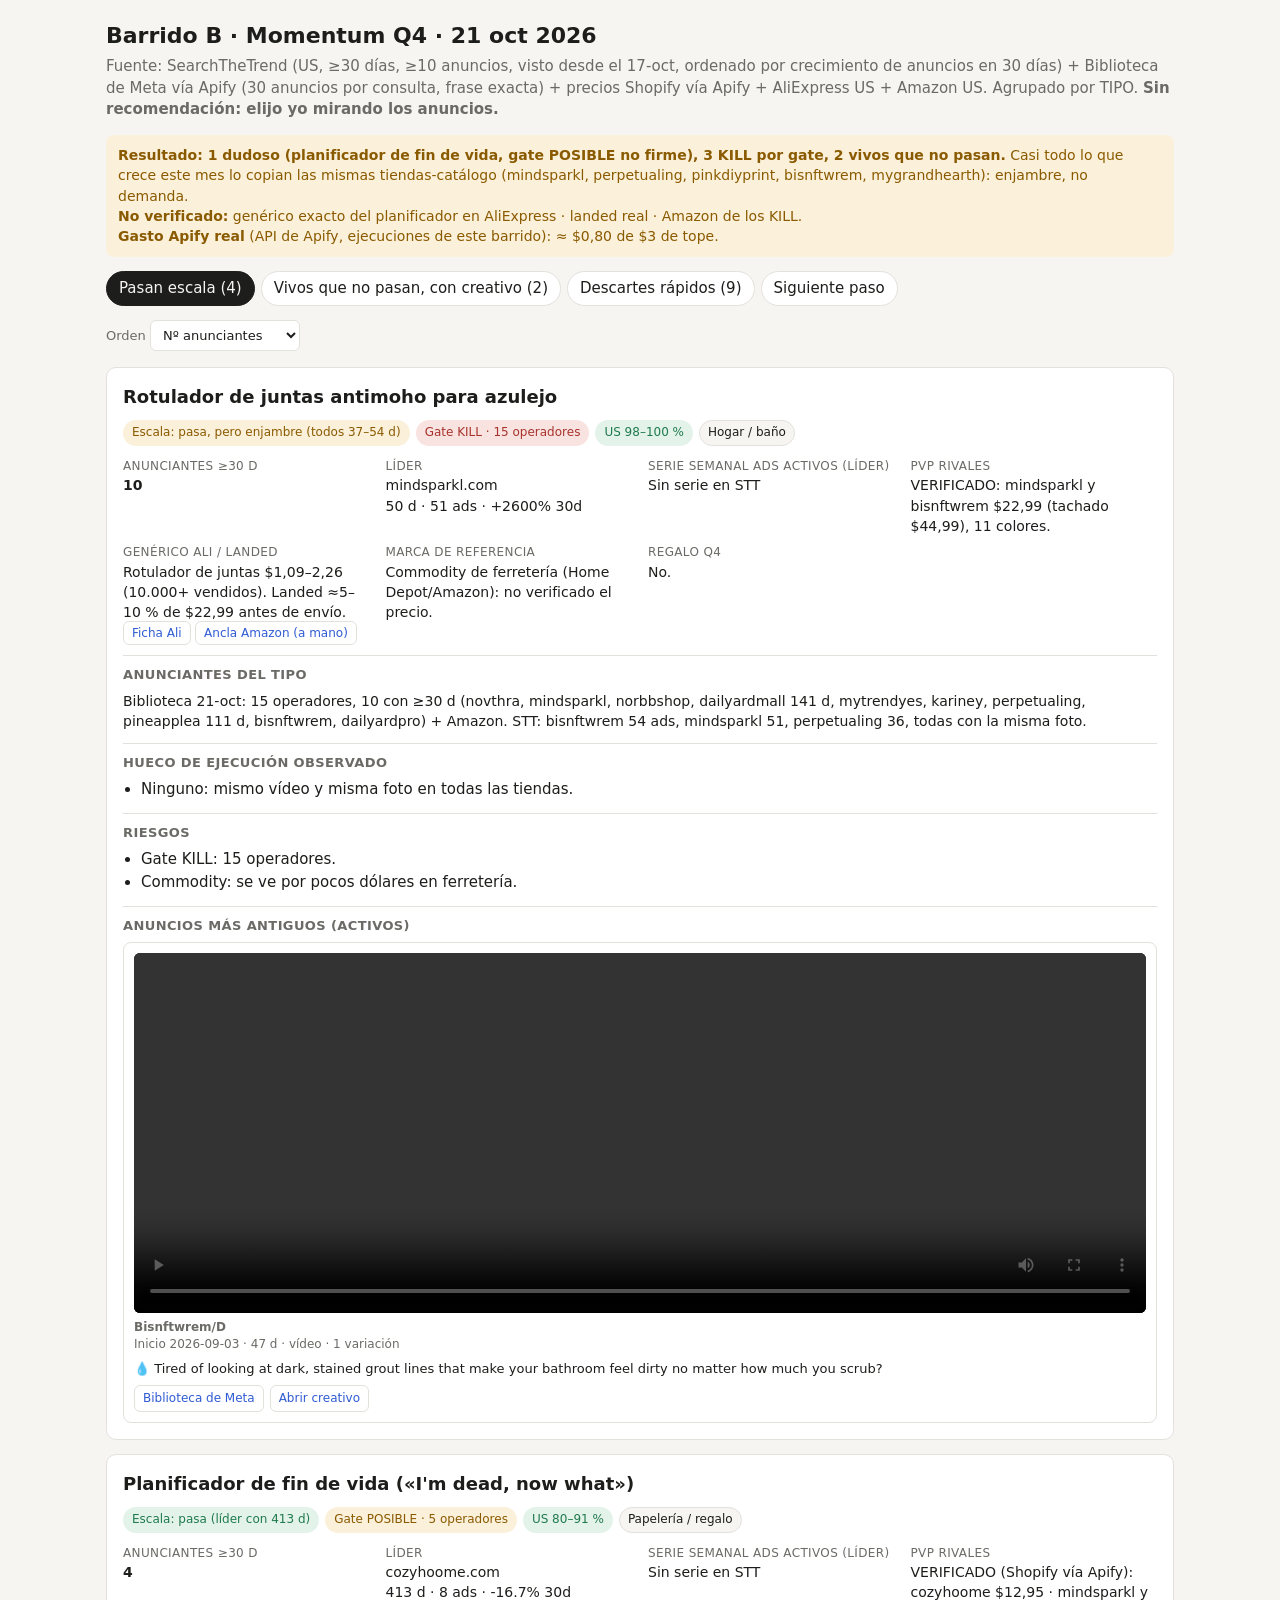
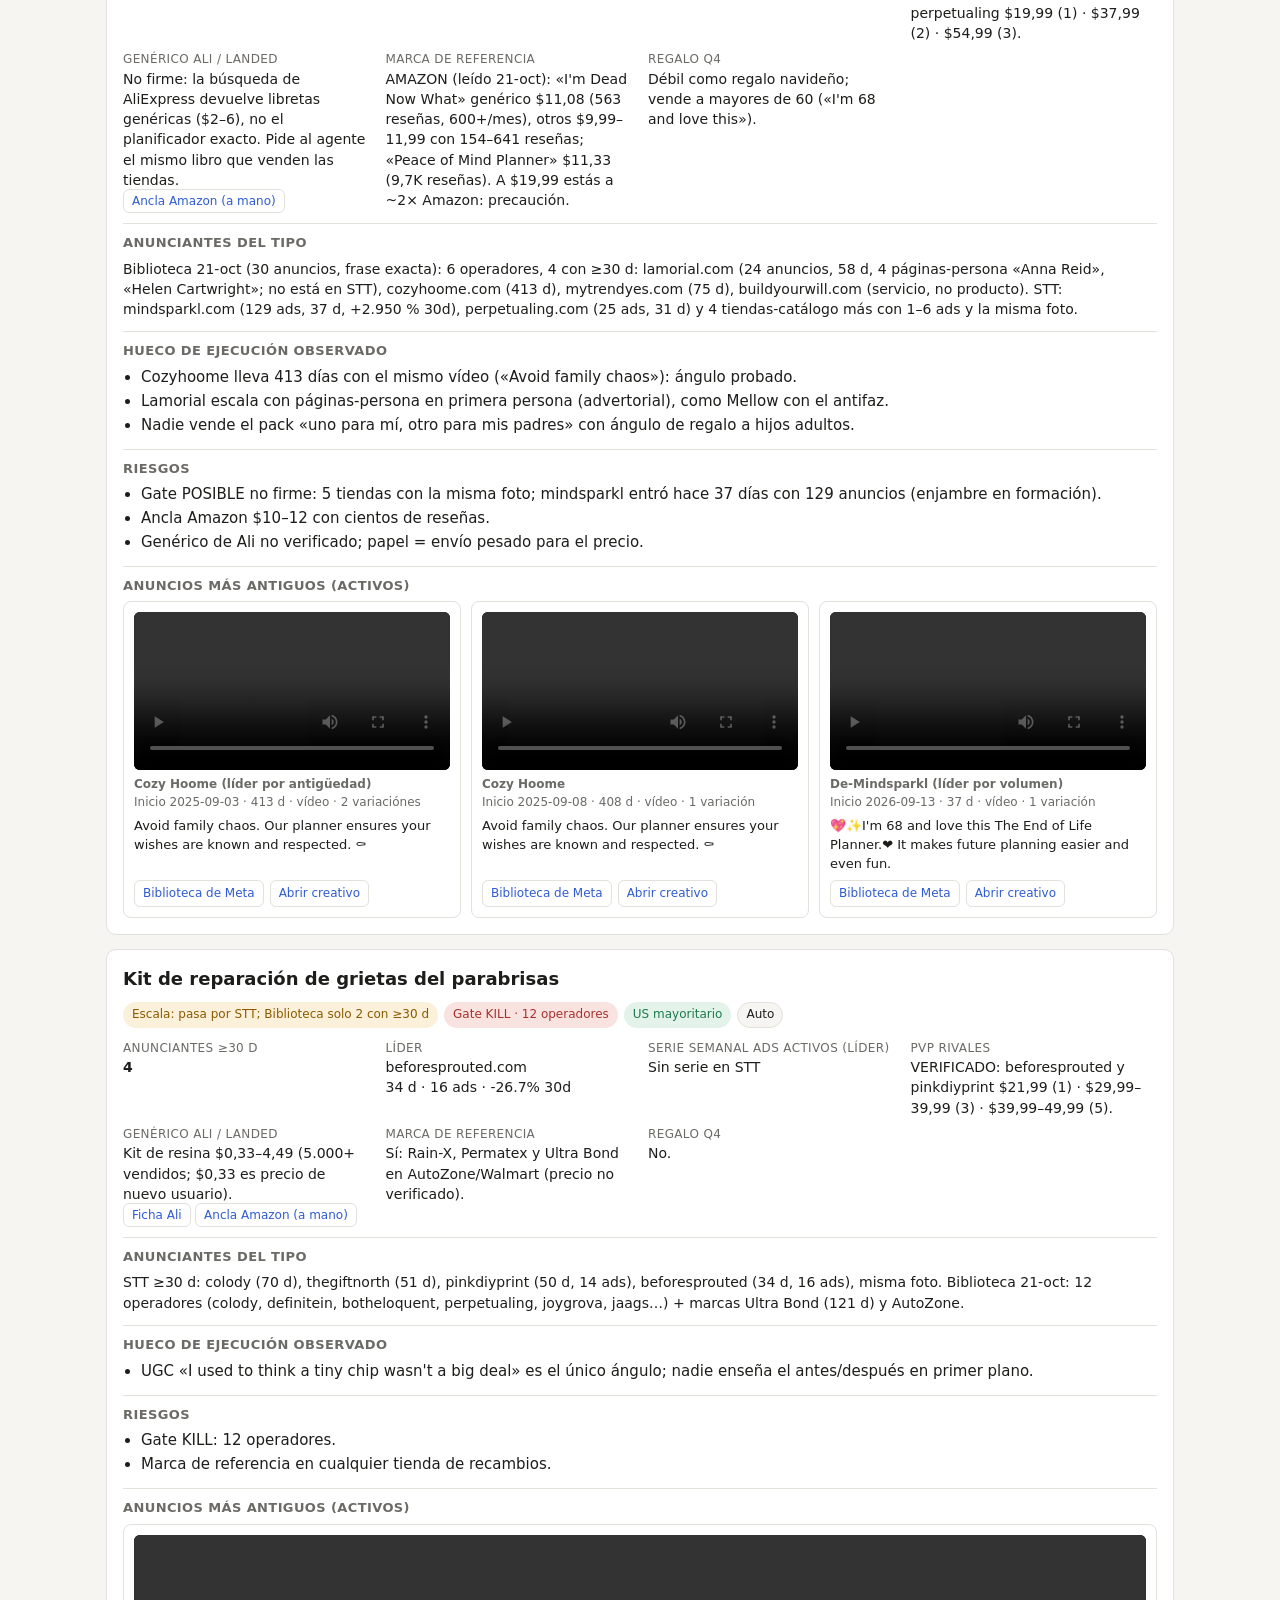
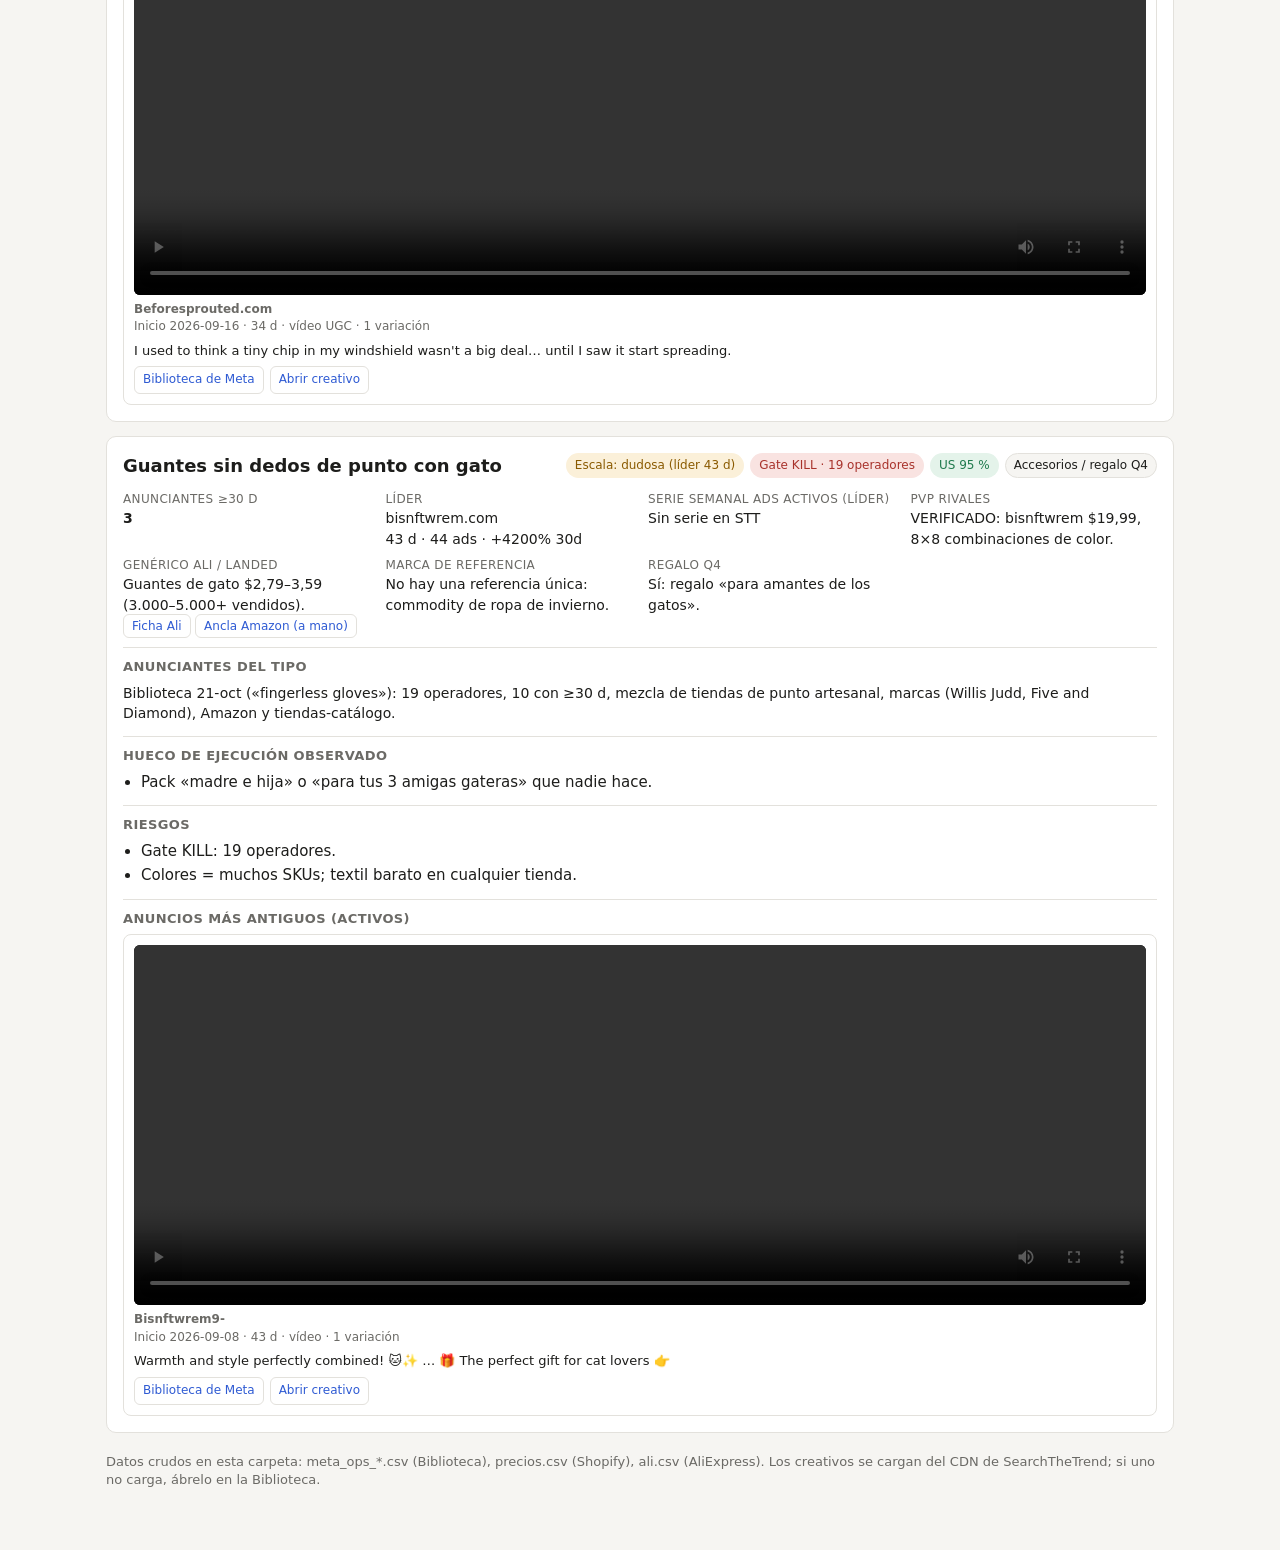
<file: barridos/2026-10-21-B/visor.html>
<!doctype html>
<!DOCTYPE html>
<html lang="es"><head>
<meta charset="utf-8">
<meta name="viewport" content="width=device-width, initial-scale=1">
<title>Visor barrido B 21-oct</title>
<style>
:root{--bg:#f6f5f2;--card:#fff;--ink:#1d1d1b;--mute:#6b6a66;--line:#e3e1dc;--ok:#1f7a4d;--okbg:#e4f3ea;--warn:#8a5a00;--warnbg:#fbf0d9;--bad:#a8322b;--badbg:#f9e3e1;--acc:#2f5bd3}
@media (prefers-color-scheme:dark){:root:not([data-theme="light"]){--bg:#151514;--card:#1f1f1d;--ink:#ecebe7;--mute:#a09e98;--line:#34332f;--ok:#6fd19c;--okbg:#17301f;--warn:#e7b85a;--warnbg:#33290f;--bad:#f08a82;--badbg:#3a1a18;--acc:#8aa8ff}}
:root[data-theme="dark"]{--bg:#151514;--card:#1f1f1d;--ink:#ecebe7;--mute:#a09e98;--line:#34332f;--ok:#6fd19c;--okbg:#17301f;--warn:#e7b85a;--warnbg:#33290f;--bad:#f08a82;--badbg:#3a1a18;--acc:#8aa8ff}
*{box-sizing:border-box}
body{margin:0;background:var(--bg);color:var(--ink);font:15px/1.45 system-ui,-apple-system,Segoe UI,Roboto,sans-serif}
.wrap{max-width:1100px;margin:0 auto;padding:20px 16px 60px}
h1{font-size:22px;margin:0 0 4px}
.sub{color:var(--mute);margin:0 0 14px}
.warnbox{background:var(--warnbg);color:var(--warn);border-radius:8px;padding:10px 12px;margin:0 0 14px;font-size:14px}
.bar{display:flex;flex-wrap:wrap;gap:8px;align-items:center;margin:0 0 16px}
.bar label{font-size:13px;color:var(--mute)}
select{background:var(--card);color:var(--ink);border:1px solid var(--line);border-radius:6px;padding:6px 8px;font:inherit}
.tabs{display:flex;gap:6px;margin:0 0 14px;flex-wrap:wrap}
.tab{border:1px solid var(--line);background:var(--card);color:var(--ink);padding:6px 12px;border-radius:999px;cursor:pointer;font:inherit}
.tab[aria-selected="true"]{background:var(--ink);color:var(--bg);border-color:var(--ink)}
.card{background:var(--card);border:1px solid var(--line);border-radius:10px;padding:16px;margin:0 0 14px}
.head{display:flex;justify-content:space-between;gap:10px;flex-wrap:wrap;align-items:flex-start}
.head h2{font-size:18px;margin:0}
.chips{display:flex;gap:6px;flex-wrap:wrap}
.chip{font-size:12px;padding:3px 8px;border-radius:999px;background:var(--bg);border:1px solid var(--line);white-space:nowrap}
.ok{background:var(--okbg);color:var(--ok);border-color:transparent}
.warn{background:var(--warnbg);color:var(--warn);border-color:transparent}
.bad{background:var(--badbg);color:var(--bad);border-color:transparent}
.grid{display:grid;grid-template-columns:repeat(auto-fit,minmax(200px,1fr));gap:8px 16px;margin:12px 0}
.k{font-size:12px;color:var(--mute);text-transform:uppercase;letter-spacing:.03em}
.v{font-size:14px}
.spark{display:flex;align-items:flex-end;gap:2px;height:36px;margin-top:4px}
.spark i{flex:1;background:var(--acc);opacity:.75;border-radius:2px 2px 0 0;min-height:2px}
.sec{border-top:1px solid var(--line);margin-top:12px;padding-top:10px}
.sec h3{font-size:13px;margin:0 0 6px;color:var(--mute);text-transform:uppercase;letter-spacing:.03em}
ul{margin:0;padding-left:18px}
li{margin:2px 0}
.ads{display:grid;grid-template-columns:repeat(auto-fit,minmax(240px,1fr));gap:10px}
.ad{border:1px solid var(--line);border-radius:8px;padding:10px;font-size:13px;display:flex;flex-direction:column;gap:6px}
.ad .meta{color:var(--mute);font-size:12px}
.ad p{margin:0;white-space:pre-line;max-height:8.5em;overflow:auto}
.btns{display:flex;gap:6px;flex-wrap:wrap;margin-top:auto}
a.btn{font-size:12px;text-decoration:none;color:var(--acc);border:1px solid var(--line);border-radius:6px;padding:4px 8px}
table{width:100%;border-collapse:collapse;font-size:14px}
th,td{text-align:left;padding:8px 6px;border-bottom:1px solid var(--line);vertical-align:top}
th{font-size:12px;color:var(--mute);text-transform:uppercase}
.tblwrap{overflow-x:auto}
footer{color:var(--mute);font-size:13px;margin-top:20px}
.hidden{display:none}
.ad video,.ad img{width:100%;max-height:360px;border-radius:6px;background:#000;object-fit:contain}
.resumen{background:var(--card);border:1px solid var(--line);border-radius:10px;padding:14px 16px;margin:0 0 14px}
.resumen li{margin:4px 0}
</style>

</head>
<body>
<div class="wrap">
<h1>Barrido B · Momentum Q4 · 21 oct 2026</h1>
<p class="sub">Fuente: SearchTheTrend (US, ≥30 días, ≥10 anuncios, visto desde el 17-oct, ordenado por crecimiento de anuncios en 30 días) + Biblioteca de Meta vía Apify (30 anuncios por consulta, frase exacta) + precios Shopify vía Apify + AliExpress US + Amazon US. Agrupado por TIPO. <b>Sin recomendación: elijo yo mirando los anuncios.</b></p>
<div class="warnbox"><b>Resultado: 1 dudoso (planificador de fin de vida, gate POSIBLE no firme), 3 KILL por gate, 2 vivos que no pasan.</b> Casi todo lo que crece este mes lo copian las mismas tiendas-catálogo (mindsparkl, perpetualing, pinkdiyprint, bisnftwrem, mygrandhearth): enjambre, no demanda.<br>
<b>No verificado:</b> genérico exacto del planificador en AliExpress · landed real · Amazon de los KILL.<br>
<b>Gasto Apify real</b> (API de Apify, ejecuciones de este barrido): ≈ $0,80 de $3 de tope.</div>

<div class="tabs" role="tablist">
  <button class="tab" role="tab" aria-selected="true" data-tab="pasan">Pasan escala (4)</button>
  <button class="tab" role="tab" aria-selected="false" data-tab="radar">Vivos que no pasan, con creativo (2)</button>
  <button class="tab" role="tab" aria-selected="false" data-tab="nopasan">Descartes rápidos (9)</button>
  <button class="tab" role="tab" aria-selected="false" data-tab="sig">Siguiente paso</button>
</div>

<section id="pasan">
<div class="bar">
  <label>Orden <select id="fOrd"><option value="anun">Nº anunciantes</option><option value="crec">Crecimiento líder</option><option value="dias">Días del líder</option></select></label>
</div>
<div id="cards"><article class="card">
 <div class="head"><h2>Rotulador de juntas antimoho para azulejo</h2>
  <div class="chips"><span class="chip warn">Escala: pasa, pero enjambre (todos 37–54 d)</span><span class="chip bad">Gate KILL · 15 operadores</span><span class="chip ok">US 98–100 %</span><span class="chip">Hogar / baño</span></div></div>
 <div class="grid">
  <div><div class="k">Anunciantes ≥30 d</div><div class="v"><b>10</b></div></div>
  <div><div class="k">Líder</div><div class="v">mindsparkl.com<br>50 d · 51 ads · +2600% 30d</div></div>
  <div><div class="k">Serie semanal ads activos (líder)</div><div class="v">Sin serie en STT</div></div>
  <div><div class="k">PVP rivales</div><div class="v">VERIFICADO: mindsparkl y bisnftwrem $22,99 (tachado $44,99), 11 colores.</div></div>
  <div><div class="k">Genérico Ali / landed</div><div class="v">Rotulador de juntas $1,09–2,26 (10.000+ vendidos). Landed ≈5–10 % de $22,99 antes de envío.<br><a class="btn" target="_blank" rel="noopener" href="https://www.aliexpress.us/item/3256806811108291.html">Ficha Ali</a> <a class="btn" target="_blank" rel="noopener" href="https://www.amazon.com/s?k=grout%20pen">Ancla Amazon (a mano)</a></div></div>
  <div><div class="k">Marca de referencia</div><div class="v">Commodity de ferretería (Home Depot/Amazon): no verificado el precio.</div></div>
  <div><div class="k">Regalo Q4</div><div class="v">No.</div></div>
 </div>
 <div class="sec"><h3>Anunciantes del tipo</h3><div class="v">Biblioteca 21-oct: 15 operadores, 10 con ≥30 d (novthra, mindsparkl, norbbshop, dailyardmall 141 d, mytrendyes, kariney, perpetualing, pineapplea 111 d, bisnftwrem, dailyardpro) + Amazon. STT: bisnftwrem 54 ads, mindsparkl 51, perpetualing 36, todas con la misma foto.</div></div>
 <div class="sec"><h3>Hueco de ejecución observado</h3><ul><li>Ninguno: mismo vídeo y misma foto en todas las tiendas.</li></ul></div>
 <div class="sec"><h3>Riesgos</h3><ul><li>Gate KILL: 15 operadores.</li><li>Commodity: se ve por pocos dólares en ferretería.</li></ul></div>
 <div class="sec"><h3>Anuncios más antiguos (activos)</h3><div class="ads"><div class="ad"><video controls="" preload="metadata" playsinline="" src="https://searchthetrend.b-cdn.net/anti-mould-and-waterproof-joint-pen-for-ceramic-tiles/1759390685548681-e99097ec394b454ca3d38dd8aa3d0f57/creative.mp4"></video><div class="meta"><b>Bisnftwrem/D</b><br>Inicio 2026-09-03 · 47 d · vídeo · 1 variación</div><p>💧 Tired of looking at dark, stained grout lines that make your bathroom feel dirty no matter how much you scrub?</p><div class="btns"><a class="btn" target="_blank" rel="noopener" href="https://www.facebook.com/ads/library/?id=1759390685548681">Biblioteca de Meta</a><a class="btn" target="_blank" rel="noopener" href="https://searchthetrend.b-cdn.net/anti-mould-and-waterproof-joint-pen-for-ceramic-tiles/1759390685548681-e99097ec394b454ca3d38dd8aa3d0f57/creative.mp4">Abrir creativo</a></div></div></div></div>
 </article><article class="card">
 <div class="head"><h2>Planificador de fin de vida («I'm dead, now what»)</h2>
  <div class="chips"><span class="chip ok">Escala: pasa (líder con 413 d)</span><span class="chip warn">Gate POSIBLE · 5 operadores</span><span class="chip ok">US 80–91 %</span><span class="chip">Papelería / regalo</span></div></div>
 <div class="grid">
  <div><div class="k">Anunciantes ≥30 d</div><div class="v"><b>4</b></div></div>
  <div><div class="k">Líder</div><div class="v">cozyhoome.com<br>413 d · 8 ads · -16.7% 30d</div></div>
  <div><div class="k">Serie semanal ads activos (líder)</div><div class="v">Sin serie en STT</div></div>
  <div><div class="k">PVP rivales</div><div class="v">VERIFICADO (Shopify vía Apify): cozyhoome $12,95 · mindsparkl y perpetualing $19,99 (1) · $37,99 (2) · $54,99 (3).</div></div>
  <div><div class="k">Genérico Ali / landed</div><div class="v">No firme: la búsqueda de AliExpress devuelve libretas genéricas ($2–6), no el planificador exacto. Pide al agente el mismo libro que venden las tiendas.<br><a class="btn" target="_blank" rel="noopener" href="https://www.amazon.com/s?k=end%20of%20life%20planner">Ancla Amazon (a mano)</a></div></div>
  <div><div class="k">Marca de referencia</div><div class="v">AMAZON (leído 21-oct): «I'm Dead Now What» genérico $11,08 (563 reseñas, 600+/mes), otros $9,99–11,99 con 154–641 reseñas; «Peace of Mind Planner» $11,33 (9,7K reseñas). A $19,99 estás a ~2× Amazon: precaución.</div></div>
  <div><div class="k">Regalo Q4</div><div class="v">Débil como regalo navideño; vende a mayores de 60 («I'm 68 and love this»).</div></div>
 </div>
 <div class="sec"><h3>Anunciantes del tipo</h3><div class="v">Biblioteca 21-oct (30 anuncios, frase exacta): 6 operadores, 4 con ≥30 d: lamorial.com (24 anuncios, 58 d, 4 páginas-persona «Anna Reid», «Helen Cartwright»; no está en STT), cozyhoome.com (413 d), mytrendyes.com (75 d), buildyourwill.com (servicio, no producto). STT: mindsparkl.com (129 ads, 37 d, +2.950 % 30d), perpetualing.com (25 ads, 31 d) y 4 tiendas-catálogo más con 1–6 ads y la misma foto.</div></div>
 <div class="sec"><h3>Hueco de ejecución observado</h3><ul><li>Cozyhoome lleva 413 días con el mismo vídeo («Avoid family chaos»): ángulo probado.</li><li>Lamorial escala con páginas-persona en primera persona (advertorial), como Mellow con el antifaz.</li><li>Nadie vende el pack «uno para mí, otro para mis padres» con ángulo de regalo a hijos adultos.</li></ul></div>
 <div class="sec"><h3>Riesgos</h3><ul><li>Gate POSIBLE no firme: 5 tiendas con la misma foto; mindsparkl entró hace 37 días con 129 anuncios (enjambre en formación).</li><li>Ancla Amazon $10–12 con cientos de reseñas.</li><li>Genérico de Ali no verificado; papel = envío pesado para el precio.</li></ul></div>
 <div class="sec"><h3>Anuncios más antiguos (activos)</h3><div class="ads"><div class="ad"><video controls="" preload="metadata" playsinline="" src="https://searchthetrend.b-cdn.net/humorous-end-of-life-planner/780659771794914/creative.mp4"></video><div class="meta"><b>Cozy Hoome (líder por antigüedad)</b><br>Inicio 2025-09-03 · 413 d · vídeo · 2 variaciónes</div><p>Avoid family chaos. Our planner ensures your wishes are known and respected. ⚰️</p><div class="btns"><a class="btn" target="_blank" rel="noopener" href="https://www.facebook.com/ads/library/?id=780659771794914">Biblioteca de Meta</a><a class="btn" target="_blank" rel="noopener" href="https://searchthetrend.b-cdn.net/humorous-end-of-life-planner/780659771794914/creative.mp4">Abrir creativo</a></div></div><div class="ad"><video controls="" preload="metadata" playsinline="" src="https://searchthetrend.b-cdn.net/humorous-end-of-life-planner/1537861234238315/creative.mp4"></video><div class="meta"><b>Cozy Hoome</b><br>Inicio 2025-09-08 · 408 d · vídeo · 1 variación</div><p>Avoid family chaos. Our planner ensures your wishes are known and respected. ⚰️</p><div class="btns"><a class="btn" target="_blank" rel="noopener" href="https://www.facebook.com/ads/library/?id=1537861234238315">Biblioteca de Meta</a><a class="btn" target="_blank" rel="noopener" href="https://searchthetrend.b-cdn.net/humorous-end-of-life-planner/1537861234238315/creative.mp4">Abrir creativo</a></div></div><div class="ad"><video controls="" preload="metadata" playsinline="" src="https://searchthetrend.b-cdn.net/i-m-dead-end-of-life-planner/1060513803560273-fd2ebfa72d5049daa0b6738a9c2145fc/creative.mp4"></video><div class="meta"><b>De-Mindsparkl (líder por volumen)</b><br>Inicio 2026-09-13 · 37 d · vídeo · 1 variación</div><p>💖✨I'm 68 and love this The End of Life Planner.❤️ It makes future planning easier and even fun.</p><div class="btns"><a class="btn" target="_blank" rel="noopener" href="https://www.facebook.com/ads/library/?id=1060513803560273">Biblioteca de Meta</a><a class="btn" target="_blank" rel="noopener" href="https://searchthetrend.b-cdn.net/i-m-dead-end-of-life-planner/1060513803560273-fd2ebfa72d5049daa0b6738a9c2145fc/creative.mp4">Abrir creativo</a></div></div></div></div>
 </article><article class="card">
 <div class="head"><h2>Kit de reparación de grietas del parabrisas</h2>
  <div class="chips"><span class="chip warn">Escala: pasa por STT; Biblioteca solo 2 con ≥30 d</span><span class="chip bad">Gate KILL · 12 operadores</span><span class="chip ok">US mayoritario</span><span class="chip">Auto</span></div></div>
 <div class="grid">
  <div><div class="k">Anunciantes ≥30 d</div><div class="v"><b>4</b></div></div>
  <div><div class="k">Líder</div><div class="v">beforesprouted.com<br>34 d · 16 ads · -26.7% 30d</div></div>
  <div><div class="k">Serie semanal ads activos (líder)</div><div class="v">Sin serie en STT</div></div>
  <div><div class="k">PVP rivales</div><div class="v">VERIFICADO: beforesprouted y pinkdiyprint $21,99 (1) · $29,99–39,99 (3) · $39,99–49,99 (5).</div></div>
  <div><div class="k">Genérico Ali / landed</div><div class="v">Kit de resina $0,33–4,49 (5.000+ vendidos; $0,33 es precio de nuevo usuario).<br><a class="btn" target="_blank" rel="noopener" href="https://www.aliexpress.us/item/3256807958493950.html">Ficha Ali</a> <a class="btn" target="_blank" rel="noopener" href="https://www.amazon.com/s?k=windshield%20repair%20kit">Ancla Amazon (a mano)</a></div></div>
  <div><div class="k">Marca de referencia</div><div class="v">Sí: Rain-X, Permatex y Ultra Bond en AutoZone/Walmart (precio no verificado).</div></div>
  <div><div class="k">Regalo Q4</div><div class="v">No.</div></div>
 </div>
 <div class="sec"><h3>Anunciantes del tipo</h3><div class="v">STT ≥30 d: colody (70 d), thegiftnorth (51 d), pinkdiyprint (50 d, 14 ads), beforesprouted (34 d, 16 ads), misma foto. Biblioteca 21-oct: 12 operadores (colody, definitein, botheloquent, perpetualing, joygrova, jaags…) + marcas Ultra Bond (121 d) y AutoZone.</div></div>
 <div class="sec"><h3>Hueco de ejecución observado</h3><ul><li>UGC «I used to think a tiny chip wasn't a big deal» es el único ángulo; nadie enseña el antes/después en primer plano.</li></ul></div>
 <div class="sec"><h3>Riesgos</h3><ul><li>Gate KILL: 12 operadores.</li><li>Marca de referencia en cualquier tienda de recambios.</li></ul></div>
 <div class="sec"><h3>Anuncios más antiguos (activos)</h3><div class="ads"><div class="ad"><video controls="" preload="metadata" playsinline="" src="https://searchthetrend.b-cdn.net/fast-acting-windshield-crack-chip-repair-kit/1330079182344020-da6aa8ed5b094c119f6fdc90f9cdf2da/creative.mp4"></video><div class="meta"><b>Beforesprouted.com</b><br>Inicio 2026-09-16 · 34 d · vídeo UGC · 1 variación</div><p>I used to think a tiny chip in my windshield wasn't a big deal… until I saw it start spreading.</p><div class="btns"><a class="btn" target="_blank" rel="noopener" href="https://www.facebook.com/ads/library/?id=1330079182344020">Biblioteca de Meta</a><a class="btn" target="_blank" rel="noopener" href="https://searchthetrend.b-cdn.net/fast-acting-windshield-crack-chip-repair-kit/1330079182344020-da6aa8ed5b094c119f6fdc90f9cdf2da/creative.mp4">Abrir creativo</a></div></div></div></div>
 </article><article class="card">
 <div class="head"><h2>Guantes sin dedos de punto con gato</h2>
  <div class="chips"><span class="chip warn">Escala: dudosa (líder 43 d)</span><span class="chip bad">Gate KILL · 19 operadores</span><span class="chip ok">US 95 %</span><span class="chip">Accesorios / regalo Q4</span></div></div>
 <div class="grid">
  <div><div class="k">Anunciantes ≥30 d</div><div class="v"><b>3</b></div></div>
  <div><div class="k">Líder</div><div class="v">bisnftwrem.com<br>43 d · 44 ads · +4200% 30d</div></div>
  <div><div class="k">Serie semanal ads activos (líder)</div><div class="v">Sin serie en STT</div></div>
  <div><div class="k">PVP rivales</div><div class="v">VERIFICADO: bisnftwrem $19,99, 8×8 combinaciones de color.</div></div>
  <div><div class="k">Genérico Ali / landed</div><div class="v">Guantes de gato $2,79–3,59 (3.000–5.000+ vendidos).<br><a class="btn" target="_blank" rel="noopener" href="https://www.aliexpress.us/item/3256807120381934.html">Ficha Ali</a> <a class="btn" target="_blank" rel="noopener" href="https://www.amazon.com/s?k=cat%20fingerless%20gloves">Ancla Amazon (a mano)</a></div></div>
  <div><div class="k">Marca de referencia</div><div class="v">No hay una referencia única: commodity de ropa de invierno.</div></div>
  <div><div class="k">Regalo Q4</div><div class="v">Sí: regalo «para amantes de los gatos».</div></div>
 </div>
 <div class="sec"><h3>Anunciantes del tipo</h3><div class="v">Biblioteca 21-oct («fingerless gloves»): 19 operadores, 10 con ≥30 d, mezcla de tiendas de punto artesanal, marcas (Willis Judd, Five and Diamond), Amazon y tiendas-catálogo.</div></div>
 <div class="sec"><h3>Hueco de ejecución observado</h3><ul><li>Pack «madre e hija» o «para tus 3 amigas gateras» que nadie hace.</li></ul></div>
 <div class="sec"><h3>Riesgos</h3><ul><li>Gate KILL: 19 operadores.</li><li>Colores = muchos SKUs; textil barato en cualquier tienda.</li></ul></div>
 <div class="sec"><h3>Anuncios más antiguos (activos)</h3><div class="ads"><div class="ad"><video controls="" preload="metadata" playsinline="" src="https://searchthetrend.b-cdn.net/women-s-knitted-fingerless-gloves-with-cute-cat-cozy-stylish-practical-winter-ha/1396139528608488-448b5511ed9e44308aae2e2cb4751629/creative.mp4"></video><div class="meta"><b>Bisnftwrem9-</b><br>Inicio 2026-09-08 · 43 d · vídeo · 1 variación</div><p>Warmth and style perfectly combined! 🐱✨ … 🎁 The perfect gift for cat lovers 👉</p><div class="btns"><a class="btn" target="_blank" rel="noopener" href="https://www.facebook.com/ads/library/?id=1396139528608488">Biblioteca de Meta</a><a class="btn" target="_blank" rel="noopener" href="https://searchthetrend.b-cdn.net/women-s-knitted-fingerless-gloves-with-cute-cat-cozy-stylish-practical-winter-ha/1396139528608488-448b5511ed9e44308aae2e2cb4751629/creative.mp4">Abrir creativo</a></div></div></div></div>
 </article></div>
</section>

<section id="radar" class="hidden"><div id="radarcards"><article class="card"><div class="head"><h2>Bóveda de semillas de supervivencia</h2><div class="chips"><span class="chip bad">No pasa</span><span class="chip">tryrivanta.com · 72 d · 932 ads</span><span class="chip">PVP No leído</span></div></div>
 <div class="sec"><h3>Motivo</h3><div class="v">Escala real (Biblioteca: 5 operadores con ≥30 d: rivanta, nuvera, tryfrdy, gardenspulse) pero fuera por regla: no hay genérico de AliExpress (importar semillas a EE. UU. está regulado por USDA/APHIS) y los anuncios venden miedo a la guerra.</div></div>
 <div class="sec"><h3>Creativos activos</h3><div class="ads"><div class="ad"><img loading="lazy" src="https://searchthetrend.b-cdn.net/rivanta-survival-seed-vault/4536642759911959/creative.jpg" alt="creativo"><div class="meta"><b>tryrivanta.com</b><br>Inicio 2026-08-26 · 56 d · imagen · 1 variación</div><p>I asked my neighbor Clifford if this war with Iran worries him, and the retired Navy man answered by pointing at my chest freezer.</p><div class="btns"><a class="btn" target="_blank" rel="noopener" href="https://www.facebook.com/ads/library/?id=4536642759911959">Biblioteca de Meta</a><a class="btn" target="_blank" rel="noopener" href="https://searchthetrend.b-cdn.net/rivanta-survival-seed-vault/4536642759911959/creative.jpg">Abrir creativo</a></div></div></div></div></article><article class="card"><div class="head"><h2>Adorno navideño de alas de ángel con pájaros</h2><div class="chips"><span class="chip bad">No pasa</span><span class="chip">pinkdiyprint.com · 35 d · 1346 ads</span><span class="chip">PVP $16,99 · set de 8 $75,92</span></div></div>
 <div class="sec"><h3>Motivo</h3><div class="v">Un solo operador (1.346 anuncios en 35 días, testeo masivo). La Biblioteca solo devuelve 6 anuncios con la frase. No valida escala; vigilar si entra un segundo.</div></div>
 <div class="sec"><h3>Creativos activos</h3><div class="ads"><div class="ad"><img loading="lazy" src="https://searchthetrend.b-cdn.net/2026-angel-wing-heart-christmas-ornaments/2132756977452456-ec14212dcba643d6bce79ac437fe55b2/creative.jpg" alt="creativo"><div class="meta"><b>pinkdiyprint.com</b><br>Inicio 2026-09-16 · 35 d · imagen · 1 variación</div><p>❤️ Two little birds. A pair of angel wings. A beautiful way to say, "You're close to my heart."</p><div class="btns"><a class="btn" target="_blank" rel="noopener" href="https://www.facebook.com/ads/library/?id=2132756977452456">Biblioteca de Meta</a><a class="btn" target="_blank" rel="noopener" href="https://searchthetrend.b-cdn.net/2026-angel-wing-heart-christmas-ornaments/2132756977452456-ec14212dcba643d6bce79ac437fe55b2/creative.jpg">Abrir creativo</a></div></div></div></div></article></div></section>

<section id="nopasan" class="hidden">
<div class="tblwrap"><table><thead><tr><th>Tipo</th><th>Anunciantes</th><th>Motivo</th></tr></thead><tbody id="nprows"><tr><td>Cesta de freír plegable de acero</td><td>1 (mygrandhearth, 92 ads, 36 d)</td><td>Un solo operador.</td></tr><tr><td>Soplete de cocina BlazeTrigger</td><td>1 (ventrafinds, 33 d)</td><td>Un solo operador; gas: envío complicado.</td></tr><tr><td>Funda de sofá-cama para perro</td><td>1 (teamk9, 110 d, marca)</td><td>Un solo operador; tallas.</td></tr><tr><td>Set sensorial squishy / PolySquish</td><td>2 distintos</td><td>No es el mismo tipo; sin escala.</td></tr><tr><td>Kit de parches para neumáticos, tapones LED, cinta de doble cara</td><td>—</td><td>EXCLUIDOS o commodity (ya evaluados).</td></tr><tr><td>Llave offset (wildgrizzly 162 ads), coating cerámico (ethos, 13supplies, bisnftwrem), soporte magnético (armotech)</td><td>—</td><td>EXCLUIDOS: evaluados en septiembre.</td></tr><tr><td>Personalizados (pinkdiyprint, prints10, macorner, trendingcustom, andyokay)</td><td>—</td><td>Fuera: print-on-demand.</td></tr><tr><td>Suplementos para perro, mascarillas EMS/LED, mangas EMS, sillas, patinetes, calefactores</td><td>—</td><td>Fuera: ingerible, claims o electrónica.</td></tr><tr><td>Gorro de punto, guantes, gorro de dormir</td><td>—</td><td>Commodity textil / tallas.</td></tr></tbody></table></div>
</section>

<section id="sig" class="hidden">
<div class="resumen">
<h3>Lectura por la skill</h3>
<ul>
<li><b>Barrido B con 1 dudoso.</b> El planificador pasa escala (cozyhoome con 413 días) y el gate da POSIBLE (5 tiendas, no firme), pero Amazon lo vende a $10–12 con cientos de reseñas: tu PVP de $19,99 es ~2× Amazon.</li>
<li>Si lo miras: abre el vídeo de 413 días de cozyhoome y los de lamorial (páginas-persona). Si te convence, pide al agente el mismo libro y el landed antes de nada.</li>
<li><b>Q4:</b> Black Friday en ~5 semanas. Un producto nuevo necesita muestra, landing y creativos: si no lo lanzas antes del 7-nov, llegas tarde al pico.</li>
<li>Siguiente del orden: G (reseñas 1–2★) sobre una categoría del radar, o cerrar los dudosos que ya tienes.</li>
<li>Añade a EXCLUIDOS: rotulador de juntas, kit de parabrisas, guantes de gato, bóveda de semillas, adorno de alas de ángel.</li>
</ul>
</div>
</section>

<footer>Datos crudos en esta carpeta: meta_ops_*.csv (Biblioteca), precios.csv (Shopify), ali.csv (AliExpress). Los creativos se cargan del CDN de SearchTheTrend; si uno no carga, ábrelo en la Biblioteca.</footer>
</div>

<script>
const PASAN = [{"tipo": "Planificador de fin de vida («I'm dead, now what»)", "en": "end of life planner", "sub": "Papelería / regalo", "anun": 4, "escala": ["ok", "Escala: pasa (líder con 413 d)"], "gate": "POSIBLE", "gateN": 5, "mercado": ["ok", "US 80–91 %"], "lider": {"dom": "cozyhoome.com", "dias": 413, "ads": 8, "g30": -16.7, "serie": []}, "rivales": "Biblioteca 21-oct (30 anuncios, frase exacta): 6 operadores, 4 con ≥30 d: lamorial.com (24 anuncios, 58 d, 4 páginas-persona «Anna Reid», «Helen Cartwright»; no está en STT), cozyhoome.com (413 d), mytrendyes.com (75 d), buildyourwill.com (servicio, no producto). STT: mindsparkl.com (129 ads, 37 d, +2.950 % 30d), perpetualing.com (25 ads, 31 d) y 4 tiendas-catálogo más con 1–6 ads y la misma foto.", "pvp": "VERIFICADO (Shopify vía Apify): cozyhoome $12,95 · mindsparkl y perpetualing $19,99 (1) · $37,99 (2) · $54,99 (3).", "ali": "No firme: la búsqueda de AliExpress devuelve libretas genéricas ($2–6), no el planificador exacto. Pide al agente el mismo libro que venden las tiendas.", "alilink": "", "marca": "AMAZON (leído 21-oct): «I'm Dead Now What» genérico $11,08 (563 reseñas, 600+/mes), otros $9,99–11,99 con 154–641 reseñas; «Peace of Mind Planner» $11,33 (9,7K reseñas). A $19,99 estás a ~2× Amazon: precaución.", "q4": "Débil como regalo navideño; vende a mayores de 60 («I'm 68 and love this»).", "hueco": ["Cozyhoome lleva 413 días con el mismo vídeo («Avoid family chaos»): ángulo probado.", "Lamorial escala con páginas-persona en primera persona (advertorial), como Mellow con el antifaz.", "Nadie vende el pack «uno para mí, otro para mis padres» con ángulo de regalo a hijos adultos."], "riesgos": ["Gate POSIBLE no firme: 5 tiendas con la misma foto; mindsparkl entró hace 37 días con 129 anuncios (enjambre en formación).", "Ancla Amazon $10–12 con cientos de reseñas.", "Genérico de Ali no verificado; papel = envío pesado para el precio."], "ads": [{"src": "Cozy Hoome (líder por antigüedad)", "id": "780659771794914", "d": "2025-09-03", "dias": 413, "fmt": "vídeo", "var": 2, "txt": "Avoid family chaos. Our planner ensures your wishes are known and respected. ⚰️", "cr": "https://searchthetrend.b-cdn.net/humorous-end-of-life-planner/780659771794914/creative.mp4"}, {"src": "Cozy Hoome", "id": "1537861234238315", "d": "2025-09-08", "dias": 408, "fmt": "vídeo", "var": 1, "txt": "Avoid family chaos. Our planner ensures your wishes are known and respected. ⚰️", "cr": "https://searchthetrend.b-cdn.net/humorous-end-of-life-planner/1537861234238315/creative.mp4"}, {"src": "De-Mindsparkl (líder por volumen)", "id": "1060513803560273", "d": "2026-09-13", "dias": 37, "fmt": "vídeo", "var": 1, "txt": "💖✨I'm 68 and love this The End of Life Planner.❤️ It makes future planning easier and even fun.", "cr": "https://searchthetrend.b-cdn.net/i-m-dead-end-of-life-planner/1060513803560273-fd2ebfa72d5049daa0b6738a9c2145fc/creative.mp4"}]}, {"tipo": "Rotulador de juntas antimoho para azulejo", "en": "grout pen", "sub": "Hogar / baño", "anun": 10, "escala": ["warn", "Escala: pasa, pero enjambre (todos 37–54 d)"], "gate": "KILL", "gateN": 15, "mercado": ["ok", "US 98–100 %"], "lider": {"dom": "mindsparkl.com", "dias": 50, "ads": 51, "g30": 2600, "serie": []}, "rivales": "Biblioteca 21-oct: 15 operadores, 10 con ≥30 d (novthra, mindsparkl, norbbshop, dailyardmall 141 d, mytrendyes, kariney, perpetualing, pineapplea 111 d, bisnftwrem, dailyardpro) + Amazon. STT: bisnftwrem 54 ads, mindsparkl 51, perpetualing 36, todas con la misma foto.", "pvp": "VERIFICADO: mindsparkl y bisnftwrem $22,99 (tachado $44,99), 11 colores.", "ali": "Rotulador de juntas $1,09–2,26 (10.000+ vendidos). Landed ≈5–10 % de $22,99 antes de envío.", "alilink": "https://www.aliexpress.us/item/3256806811108291.html", "marca": "Commodity de ferretería (Home Depot/Amazon): no verificado el precio.", "q4": "No.", "hueco": ["Ninguno: mismo vídeo y misma foto en todas las tiendas."], "riesgos": ["Gate KILL: 15 operadores.", "Commodity: se ve por pocos dólares en ferretería."], "ads": [{"src": "Bisnftwrem/D", "id": "1759390685548681", "d": "2026-09-03", "dias": 47, "fmt": "vídeo", "var": 1, "txt": "💧 Tired of looking at dark, stained grout lines that make your bathroom feel dirty no matter how much you scrub?", "cr": "https://searchthetrend.b-cdn.net/anti-mould-and-waterproof-joint-pen-for-ceramic-tiles/1759390685548681-e99097ec394b454ca3d38dd8aa3d0f57/creative.mp4"}]}, {"tipo": "Kit de reparación de grietas del parabrisas", "en": "windshield repair kit", "sub": "Auto", "anun": 4, "escala": ["warn", "Escala: pasa por STT; Biblioteca solo 2 con ≥30 d"], "gate": "KILL", "gateN": 12, "mercado": ["ok", "US mayoritario"], "lider": {"dom": "beforesprouted.com", "dias": 34, "ads": 16, "g30": -26.7, "serie": []}, "rivales": "STT ≥30 d: colody (70 d), thegiftnorth (51 d), pinkdiyprint (50 d, 14 ads), beforesprouted (34 d, 16 ads), misma foto. Biblioteca 21-oct: 12 operadores (colody, definitein, botheloquent, perpetualing, joygrova, jaags…) + marcas Ultra Bond (121 d) y AutoZone.", "pvp": "VERIFICADO: beforesprouted y pinkdiyprint $21,99 (1) · $29,99–39,99 (3) · $39,99–49,99 (5).", "ali": "Kit de resina $0,33–4,49 (5.000+ vendidos; $0,33 es precio de nuevo usuario).", "alilink": "https://www.aliexpress.us/item/3256807958493950.html", "marca": "Sí: Rain-X, Permatex y Ultra Bond en AutoZone/Walmart (precio no verificado).", "q4": "No.", "hueco": ["UGC «I used to think a tiny chip wasn't a big deal» es el único ángulo; nadie enseña el antes/después en primer plano."], "riesgos": ["Gate KILL: 12 operadores.", "Marca de referencia en cualquier tienda de recambios."], "ads": [{"src": "Beforesprouted.com", "id": "1330079182344020", "d": "2026-09-16", "dias": 34, "fmt": "vídeo UGC", "var": 1, "txt": "I used to think a tiny chip in my windshield wasn't a big deal… until I saw it start spreading.", "cr": "https://searchthetrend.b-cdn.net/fast-acting-windshield-crack-chip-repair-kit/1330079182344020-da6aa8ed5b094c119f6fdc90f9cdf2da/creative.mp4"}]}, {"tipo": "Guantes sin dedos de punto con gato", "en": "cat fingerless gloves", "sub": "Accesorios / regalo Q4", "anun": 3, "escala": ["warn", "Escala: dudosa (líder 43 d)"], "gate": "KILL", "gateN": 19, "mercado": ["ok", "US 95 %"], "lider": {"dom": "bisnftwrem.com", "dias": 43, "ads": 44, "g30": 4200, "serie": []}, "rivales": "Biblioteca 21-oct («fingerless gloves»): 19 operadores, 10 con ≥30 d, mezcla de tiendas de punto artesanal, marcas (Willis Judd, Five and Diamond), Amazon y tiendas-catálogo.", "pvp": "VERIFICADO: bisnftwrem $19,99, 8×8 combinaciones de color.", "ali": "Guantes de gato $2,79–3,59 (3.000–5.000+ vendidos).", "alilink": "https://www.aliexpress.us/item/3256807120381934.html", "marca": "No hay una referencia única: commodity de ropa de invierno.", "q4": "Sí: regalo «para amantes de los gatos».", "hueco": ["Pack «madre e hija» o «para tus 3 amigas gateras» que nadie hace."], "riesgos": ["Gate KILL: 19 operadores.", "Colores = muchos SKUs; textil barato en cualquier tienda."], "ads": [{"src": "Bisnftwrem9-", "id": "1396139528608488", "d": "2026-09-08", "dias": 43, "fmt": "vídeo", "var": 1, "txt": "Warmth and style perfectly combined! 🐱✨ … 🎁 The perfect gift for cat lovers 👉", "cr": "https://searchthetrend.b-cdn.net/women-s-knitted-fingerless-gloves-with-cute-cat-cozy-stylish-practical-winter-ha/1396139528608488-448b5511ed9e44308aae2e2cb4751629/creative.mp4"}]}];
const RADAR = [{"tipo": "Bóveda de semillas de supervivencia", "dom": "tryrivanta.com", "dias": 72, "nads": 932, "pvp": "No leído", "motivo": "Escala real (Biblioteca: 5 operadores con ≥30 d: rivanta, nuvera, tryfrdy, gardenspulse) pero fuera por regla: no hay genérico de AliExpress (importar semillas a EE. UU. está regulado por USDA/APHIS) y los anuncios venden miedo a la guerra.", "ads": [{"id": "4536642759911959", "d": "2026-08-26", "dias": 56, "fmt": "imagen", "var": 1, "txt": "I asked my neighbor Clifford if this war with Iran worries him, and the retired Navy man answered by pointing at my chest freezer.", "cr": "https://searchthetrend.b-cdn.net/rivanta-survival-seed-vault/4536642759911959/creative.jpg"}]}, {"tipo": "Adorno navideño de alas de ángel con pájaros", "dom": "pinkdiyprint.com", "dias": 35, "nads": 1346, "pvp": "$16,99 · set de 8 $75,92", "motivo": "Un solo operador (1.346 anuncios en 35 días, testeo masivo). La Biblioteca solo devuelve 6 anuncios con la frase. No valida escala; vigilar si entra un segundo.", "ads": [{"id": "2132756977452456", "d": "2026-09-16", "dias": 35, "fmt": "imagen", "var": 1, "txt": "❤️ Two little birds. A pair of angel wings. A beautiful way to say, \"You're close to my heart.\"", "cr": "https://searchthetrend.b-cdn.net/2026-angel-wing-heart-christmas-ornaments/2132756977452456-ec14212dcba643d6bce79ac437fe55b2/creative.jpg"}]}];
const NOPASAN = [["Cesta de freír plegable de acero", "1 (mygrandhearth, 92 ads, 36 d)", "Un solo operador."], ["Soplete de cocina BlazeTrigger", "1 (ventrafinds, 33 d)", "Un solo operador; gas: envío complicado."], ["Funda de sofá-cama para perro", "1 (teamk9, 110 d, marca)", "Un solo operador; tallas."], ["Set sensorial squishy / PolySquish", "2 distintos", "No es el mismo tipo; sin escala."], ["Kit de parches para neumáticos, tapones LED, cinta de doble cara", "—", "EXCLUIDOS o commodity (ya evaluados)."], ["Llave offset (wildgrizzly 162 ads), coating cerámico (ethos, 13supplies, bisnftwrem), soporte magnético (armotech)", "—", "EXCLUIDOS: evaluados en septiembre."], ["Personalizados (pinkdiyprint, prints10, macorner, trendingcustom, andyokay)", "—", "Fuera: print-on-demand."], ["Suplementos para perro, mascarillas EMS/LED, mangas EMS, sillas, patinetes, calefactores", "—", "Fuera: ingerible, claims o electrónica."], ["Gorro de punto, guantes, gorro de dormir", "—", "Commodity textil / tallas."]];
const LIB = id => `https://www.facebook.com/ads/library/?id=${id}`;
const AMZ = q => `https://www.amazon.com/s?k=${encodeURIComponent(q)}`;
function esc(t){return String(t).replace(/[&<>"]/g,c=>({'&':'&amp;','<':'&lt;','>':'&gt;','"':'&quot;'}[c]))}
function spark(s){if(!s||!s.length)return '<div class="v">Sin serie en STT</div>';const m=Math.max(...s);return `<div class="spark" title="${s.join(' · ')}">${s.map(x=>`<i style="height:${Math.max(4,x/m*100)}%"></i>`).join('')}</div>`}
function media(a){return /\.mp4/.test(a.cr)?`<video controls preload="metadata" playsinline src="${a.cr}"></video>`:`<img loading="lazy" src="${a.cr}" alt="creativo">`}
function adbox(a,src){return `<div class="ad">${media(a)}<div class="meta"><b>${esc(src||a.src||'')}</b><br>Inicio ${a.d} · ${a.dias} d · ${a.fmt} · ${a.var} variación${a.var>1?'es':''}</div><p>${esc(a.txt)}</p><div class="btns"><a class="btn" target="_blank" rel="noopener" href="${LIB(a.id)}">Biblioteca de Meta</a><a class="btn" target="_blank" rel="noopener" href="${a.cr}">Abrir creativo</a></div></div>`}
function card(t){
 const g=t.gate==='PRIORIDAD'?'ok':t.gate==='POSIBLE'?'warn':'bad';
 return `<article class="card">
 <div class="head"><h2>${esc(t.tipo)}</h2>
  <div class="chips"><span class="chip ${t.escala[0]}">${esc(t.escala[1])}</span><span class="chip ${g}">Gate ${t.gate} · ${t.gateN} operadores</span><span class="chip ${t.mercado[0]}">${esc(t.mercado[1])}</span><span class="chip">${esc(t.sub)}</span></div></div>
 <div class="grid">
  <div><div class="k">Anunciantes ≥30 d</div><div class="v"><b>${t.anun}</b></div></div>
  <div><div class="k">Líder</div><div class="v">${t.lider.dom}<br>${t.lider.dias} d · ${t.lider.ads} ads · ${t.lider.g30>0?'+':''}${t.lider.g30}% 30d</div></div>
  <div><div class="k">Serie semanal ads activos (líder)</div>${spark(t.lider.serie)}</div>
  <div><div class="k">PVP rivales</div><div class="v">${esc(t.pvp)}</div></div>
  <div><div class="k">Genérico Ali / landed</div><div class="v">${esc(t.ali)}<br>${t.alilink?`<a class="btn" target="_blank" rel="noopener" href="${t.alilink}">Ficha Ali</a> `:''}<a class="btn" target="_blank" rel="noopener" href="${AMZ(t.en)}">Ancla Amazon (a mano)</a></div></div>
  <div><div class="k">Marca de referencia</div><div class="v">${esc(t.marca)}</div></div>
  <div><div class="k">Regalo Q4</div><div class="v">${esc(t.q4)}</div></div>
 </div>
 <div class="sec"><h3>Anunciantes del tipo</h3><div class="v">${esc(t.rivales)}</div></div>
 <div class="sec"><h3>Hueco de ejecución observado</h3><ul>${t.hueco.map(h=>`<li>${esc(h)}</li>`).join('')}</ul></div>
 <div class="sec"><h3>Riesgos</h3><ul>${t.riesgos.map(h=>`<li>${esc(h)}</li>`).join('')}</ul></div>
 <div class="sec"><h3>Anuncios más antiguos (activos)</h3><div class="ads">${t.ads.map(a=>adbox(a)).join('')}</div></div>
 </article>`}
function rcard(r){return `<article class="card"><div class="head"><h2>${esc(r.tipo)}</h2><div class="chips"><span class="chip bad">No pasa</span><span class="chip">${r.dom} · ${r.dias} d · ${r.nads} ads</span><span class="chip">PVP ${esc(r.pvp)}</span></div></div>
 <div class="sec"><h3>Motivo</h3><div class="v">${esc(r.motivo)}</div></div>
 <div class="sec"><h3>Creativos activos</h3><div class="ads">${r.ads.map(a=>adbox(a,r.dom)).join('')}</div></div></article>`}
function render(){
 const o=document.getElementById('fOrd').value;
 const key={anun:t=>t.anun,crec:t=>t.lider.g30,dias:t=>t.lider.dias}[o];
 document.getElementById('cards').innerHTML=[...PASAN].sort((a,b)=>key(b)-key(a)).map(card).join('');
}
document.getElementById('fOrd').addEventListener('change',render);
render();
document.getElementById('radarcards').innerHTML=RADAR.map(rcard).join('');
document.getElementById('nprows').innerHTML=NOPASAN.map(r=>`<tr>${r.map(c=>`<td>${esc(c)}</td>`).join('')}</tr>`).join('');
document.querySelectorAll('.tab').forEach(b=>b.addEventListener('click',()=>{
 document.querySelectorAll('.tab').forEach(x=>x.setAttribute('aria-selected',x===b));
 ['pasan','radar','nopasan','sig'].forEach(id=>document.getElementById(id).classList.toggle('hidden',b.dataset.tab!==id));
}));
</script>


</body></html>
</file>
